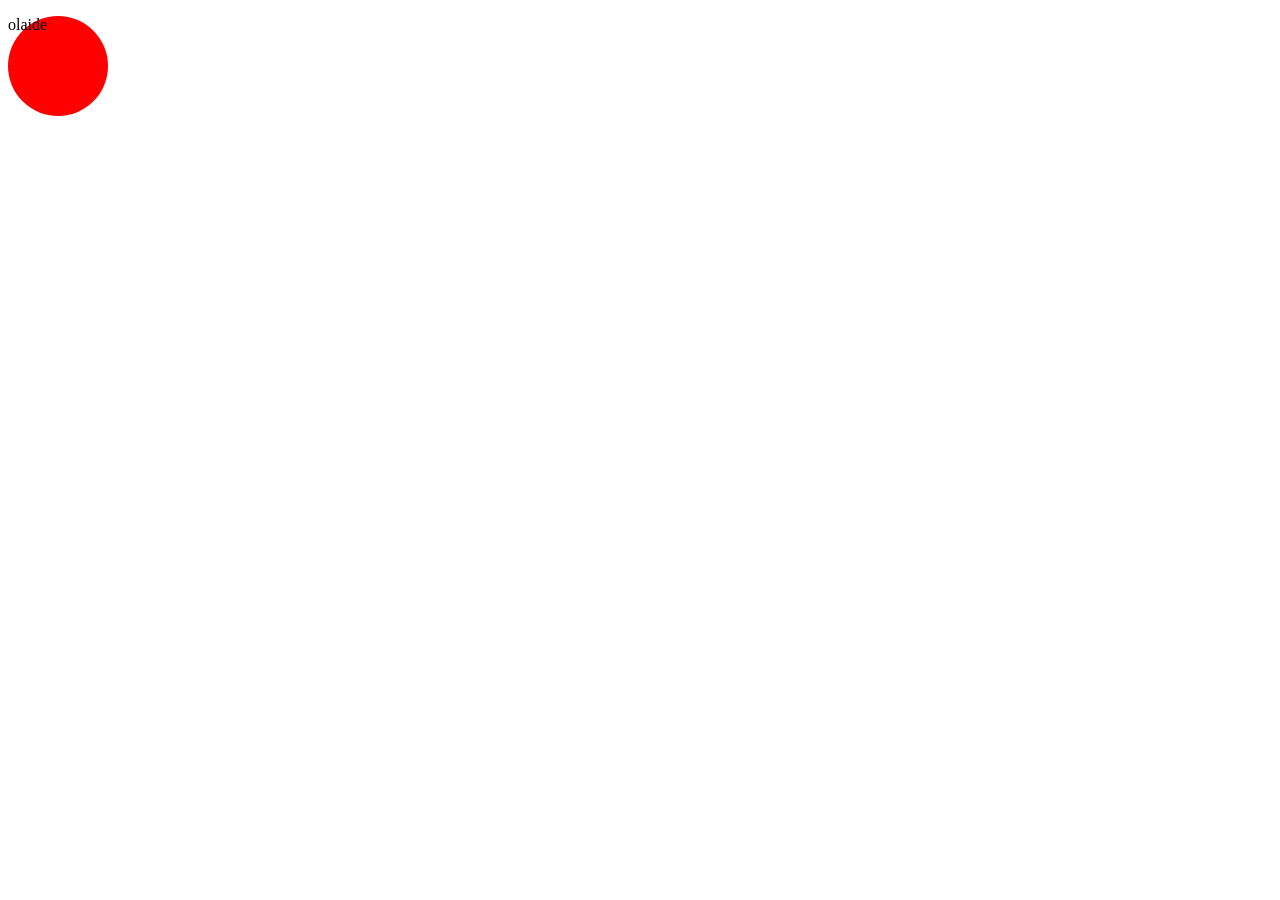
<file: GGGG.HTML>
<!DOCTYPE html>
<html lang="en">
<head>
    <meta charset="UTF-8">
    <meta name="viewport" content="width=device-width, initial-scale=1.0">
    <title>Document</title>
    <style>
        div {
            width: 100px;
            height: 100px;
            background-color: red;
            border-radius: 50%;
            align-items: center;
            justify-content: center;

        }
    </style>
</head>
<body>
   <div>
    <p>olaide</p>
   </div>
</body>
</html>
</file>
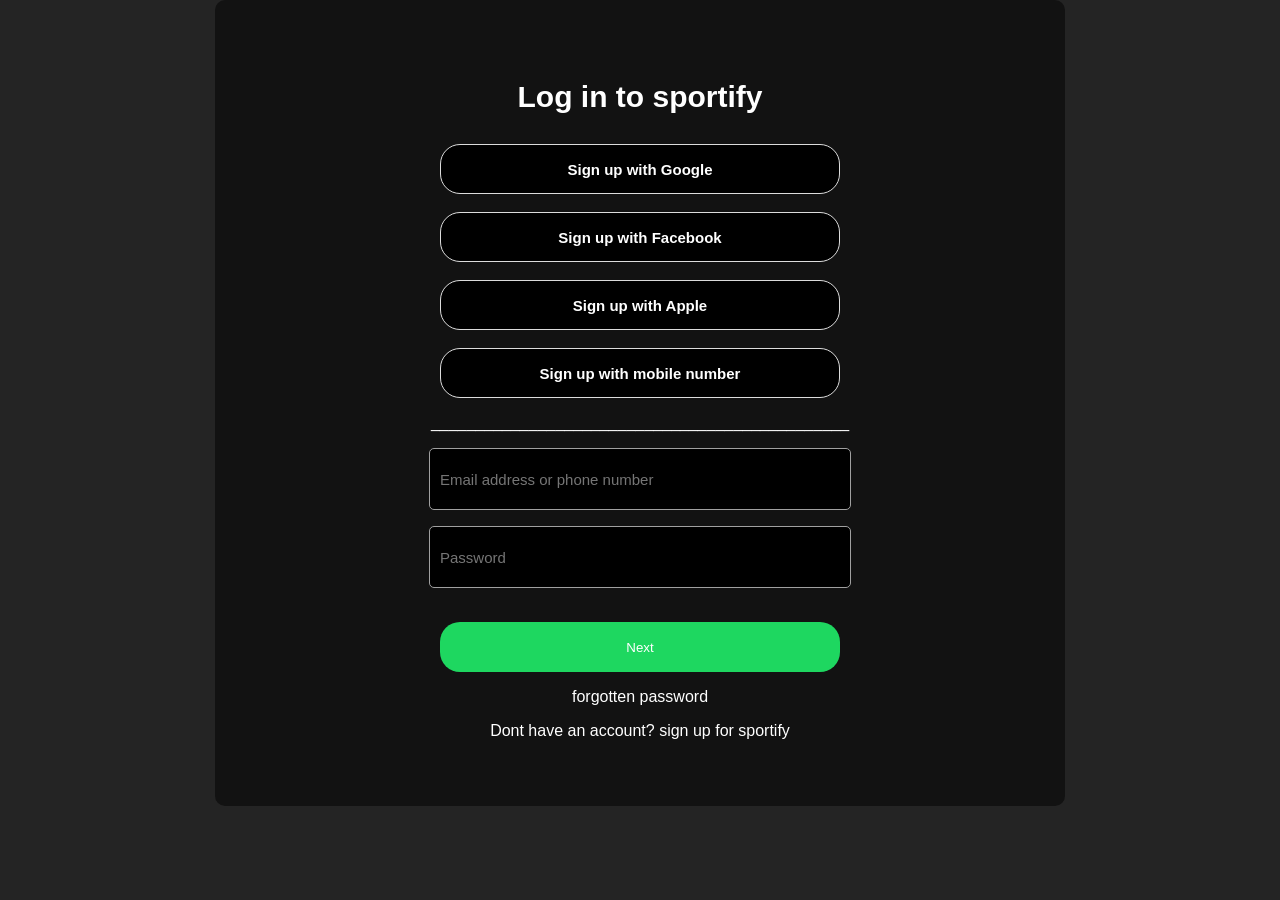
<file: Login.html>
<!DOCTYPE html>
<html lang="en">
<head>
    <meta charset="UTF-8">
    <meta name="viewport" content="width=device-width, initial-scale=1.0">
    <title>Login page</title>
    <style>
    body {
     margin: 0;
    padding: 0;
    font-family: Arial, Helvetica, sans-serif;
    color: white;
    background-color: rgb(36,36,36);
     }
     h1{
     justify-content: center;
    text-align: center;
    font-size: 30px;
    }
    section{
    /* background-color: black; */
    text-align: center;
    justify-content: center;
    align-self: center;
    width: 500px;
    margin: auto;
    gap: 10px;
 }
a {
    color: white;
    text-decoration: none;
}
 div {
    width: 360px;
    height: 38px;
    margin: auto;
    border: 1px solid gainsboro;
    padding: 10px;
    border-radius: 5px;
    font-size: 15px;
    display: flex;
    justify-content: baseline;
    align-items: center;
    font-weight: bold;
    background-color: black;
}
 .P2 {
    text-align: center;
    font-size: 17px;
    font-weight: bold;
    font-family: sans-serif;
    color: grey;
}
.email{
        justify-content: right;
        text-align: left;
        font-size: 15px;
        font-weight: 200;
        align-items: center;
        margin-left: 60px;
    }
/* input {
    width: 60%;
    height: 80%;
    border: none;
    outline: none;
    color:black;
    font-weight: 600;
    background-color: black;
}
.inputs div p {
    width: 10%;
    color: #8a8a8a;
    font-weight: 600;
} */
input {
        width: 80%;
        height: 40px;
        font-size: 15px;
        border: 1px solid rgb(160, 160, 160);
        border-radius: 5px;
        padding: 10px;
        align-items: center;
        display: flex;
        justify-content: center;
        margin: auto;
        background-color: black;
        color: white;
    }
    .button2{
    width: 80%;
    height: 50px;
    /* background-color: rgb(30, 215, 96); */
    color: white;
    background-color: black;
    border: none;
    border: 1px solid gainsboro;
    border-radius: 20px;
    justify-content: center;
    margin: auto;
    font-size: 15px;
    font-weight: 800;
}

.button1{
    width: 80%;
    height: 50px;
    background-color: rgb(30, 215, 96);
    color: white;
    border: none;
    border-radius: 20px;
    justify-content: center;
    margin: auto;
}

.space {
    gap: 10rem;
    background-color: aqua;
}
#bg {
    width: 750px;
    background-color: rgb(18,18,18);
     border-radius: 10px;
     padding: 50px;
}
    </style>
</head>
<body>
    <section id="bg">
<section>
    <h1>Log in to sportify</h1>
    <button class="button2"><a href="loginpagee.html">Sign up with Google</a></button><br>
    <br>
    <button class="button2">Sign up with Facebook</button> <br>
    <br>
    <button class="button2">Sign up with Apple</button> <br>
    <br>
    <button class="button2">Sign up with mobile number</button>

    <p>_______________________________________________</p>

    <label for="email address"></label>
        <span></span>
        <input type="email" 
        placeholder="Email address or phone number"> <p></p>

        <label for="Password"></label>
        <span></span>
        <input type="password" 
        placeholder="Password"> <br><p></p>

    </div>
    <p></p>

    <button class="button1"><a href="loginpagee.html">Next</a></button>

    <p><a href="#">forgotten password</a></p>
    <p>Dont have an account? <a href="signup.html">sign up for sportify</a></p>
    
</section>
</section>
</body>
</html>
</file>
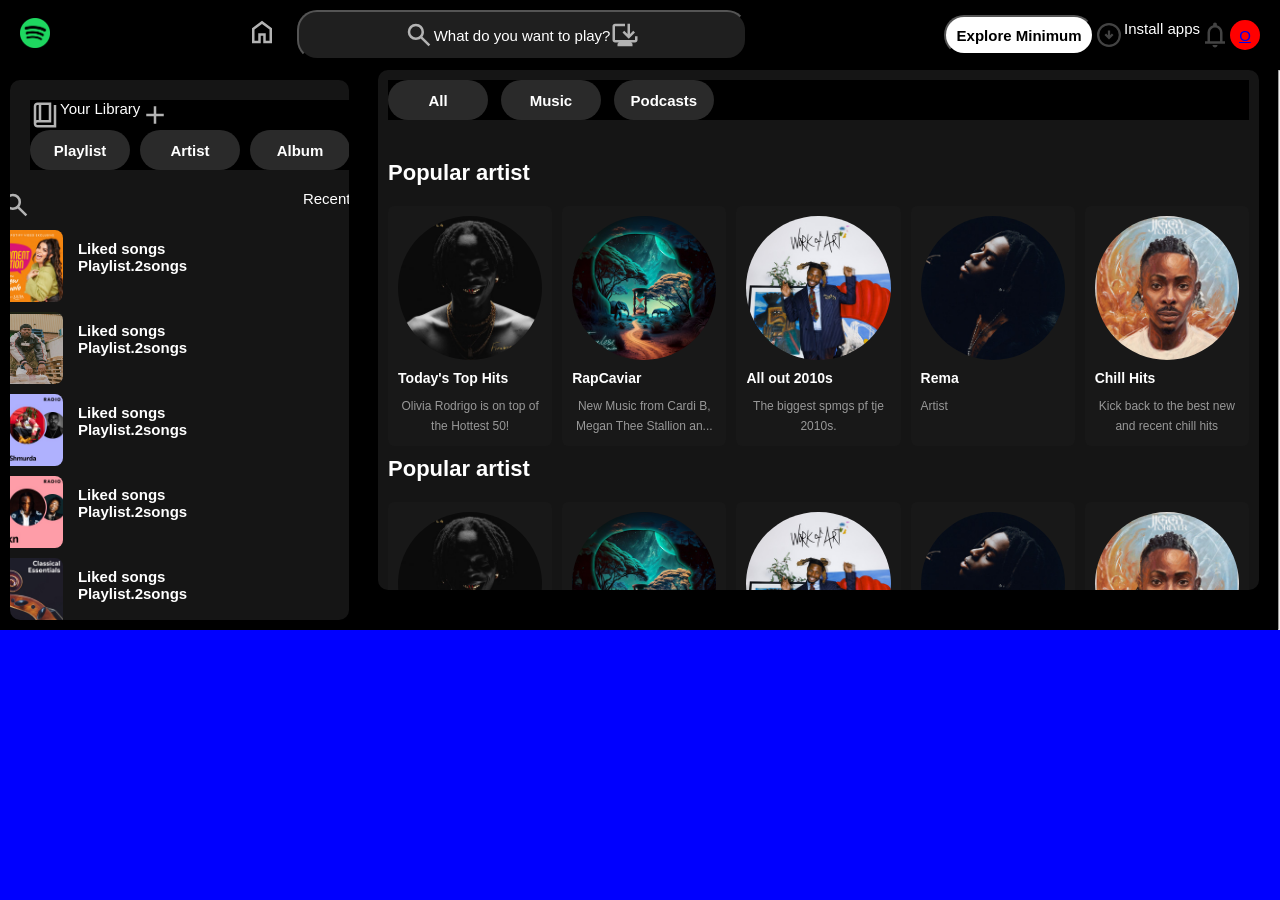
<file: loginpagee.html>
<!DOCTYPE html>
<html lang="en">

<head>
    <meta charset="UTF-8">
    <meta name="viewport" content="width=device-width, initial-scale=1.0">
    <title>LOGINPAGE</title>
    <!-- <link rel="stylesheet" href="spo.css"> -->
    <style>
        * {
            margin: 0;
            padding: 0;
            font-family: Arial, Helvetica, sans-serif;
            /* outline: 2px solid white; */
        }

        body {
            background-color: blue;
            font-family: Arial, Helvetica, sans-serif;
            margin: 0;
            padding: 0;
            color: white;
        }

        .spotify-playlists {
            padding: 10px 0px;
        }

        .spotify-playlists h2 {
            color: #ffffff;
            font-size: 22px;
            margin-bottom: 20px;
            cursor: pointer;
        }

        .spotify-playlists .list {
            display: flex;
            flex-direction: row;
            gap: 10px;
            overflow: hidden;
        }

        .spotify-playlists .list .item {
            min-width: 140px;
            width: 160px;
            padding: 10px;
            display: flex;
            flex-direction: column;
            background-color: #181818;
            border-radius: 6px;
            cursor: pointer;
            transition: all ease 0.4s;
        }

        .spotify-playlists .list .item:hover {
            background-color: #252525;
        }



        .spotify-playlists .list .item img {
            width: 100%;
            border-radius: 50%;
            margin-bottom: 10px;
        }

        .spotify-playlists .list .item .play {
            position: relative;
        }

        .spotify-playlists .list .item .play .fa {
            
            position: absolute;
            right: 10px;
            top: -50px;
            padding: 18px;
            background-color: #1db954;
            border-radius: 100%;
            border:1px solid #1db954;
            opacity: 0;
            transition: all ease 0.4s;
        }

        .spotify-playlists .list .item:hover .play .fa {
            opacity: 1;
            transform: translateY(-20px);
        }

        .spotify-playlists .list .item h4 {
            color: #ffffff;
            font-size: 14px;
            margin-bottom: 10px;
            font-weight: 600;
            white-space: nowrap;
            overflow: hidden;
            text-overflow: ellipsis;
        }

        .spotify-playlists .list .item p {
            color: #989898;
            font-size: 12px;
            line-height: 20px;
            font-weight: 500;
        }

        .spotify-playlists hr {
            margin: 70px 0px 0px;
            border-color: #636363;
        }

        nav {
            display: flex;
            justify-content: space-between;
            align-items: center;
            padding: 10px 20px;
            background-color: black;
        }

        nav ul {
            list-style-type: none;
            display: flex;
            justify-content: center;
            align-items: center;
            gap: 20px;
            text-align: center;
        }

        .logo {

            display: block;
            justify-content: right;
            align-items: right;
            gap: 20px;

        }


        nav li a {
            text-decoration: none;
            color: white;
            font-size: 30px;
        }

        button {
            width: 450px;
            height: 50px;
            background-color: rgb(31, 31, 31);
            color: rgb(167, 167, 167);
            border-radius: 20px;
            font-size: 20px;
            display: flex;
            justify-content: center;
            align-items: center;
            text-align: center;
        }

        .button2 {
            width: 150px;
            height: 40px;
            border-radius: 20px 20px;
            background-color: white;
            color: black;
            font-size: 15px;
            font-weight: 700;
            text-decoration: none;
        }

        .abutton2 {
            text-decoration: none;
            color: black;
        }

        svg {
            width: 30px;
            height: 30px;
            align-items: left;
            display: inline;
        }

        p {
            font-size: 15px;
            color: white;
            display: flex;
            text-align: center;
        }

        .asearch {
            font-size: 15px;
        }

        .nav {
            justify-content: center;
            align-items: center;
            display: flex;
            text-align: center;
        }

        .profile {
            width: 30px;
            height: 30px;
            background-color: red;
            border-radius: 50%;
            text-align: center;
            display: flex;
            justify-content: center;
            align-items: center;
        }

        .container {
            width: 100%;
            display: flex;
            flex-direction: column;
            align-items: center;
            gap: 10px;
        }

        .image-container {
            /* position: relative; */
            display: flex;
            flex-direction: row;
            gap: 5px;
        }

        .image {
            width: 08vh;
            /* Adjust as needed */
            height: 08vh;
            border-radius: 8px;
            /* Rounded corners for the image */
        }

        .play-icon {
            position: absolute;
            top: 37%;
            right: 94%;
            transform: translate(-50%, -50%);
            font-size: 24px;
            /* Smaller font size for the play icon */
            /* background-color: green; */
            padding: 8px;
            /* Reduced padding for smaller size */
            border-radius: 50%;
            /* Circular background */
            color: white;
            opacity: 0;
            /* Initially hidden */
            pointer-events: none;
            transition: opacity 0.3s ease, transform 0.3s ease;
            /* Smooth fade-in effect */
            margin-left: 250px;
        }

        .image-container:hover .play-icon {
            opacity: 1;
            /* Show the play icon on hover */
            pointer-events: auto;
            transform: translate(-50%, -50%) scale(1.1);
            /* Slightly scale up on hover */
        }

        .yu {
            /* background-color: #4c363e; */
            /* Initial background color */
            width: 300px;
            height: 50px;
            border-radius: 6px;
            transition: background-color 0.3s ease;
            /* Smooth background color transition */
        }

        .image-container:hover+.yu {
            background-color: #6b4e57;
            /* Change background color on hover */
        }

        .text {
            color: white;
            font-size: 15px;
            font-weight: bolder;
            padding: 10px;
            text-align: start;
            align-items: flex-start;
            justify-content: flex-start;
            margin: 0;


        }

        section {
            background-color: black;
            display: flex;
            gap: 1.5%;


        }

        #left {
            background-color: rgb(21, 21, 21);
            width: 25%;
            height: 500px;
            display: flex;
            flex-direction: column;
            gap: 20px;
            overflow-y: scroll;
            margin: 10px;
            padding: 20px;
            border-radius: 10px;
        }

        #right {
            background-color: rgb(21, 21, 21);
            width: 72%;
            height: 500px;
            overflow-y: scroll;
            display: flex;
            flex-direction: column;
            gap: 30px;
            padding: 10px;
            border-radius: 10px;
            /* margin: 10px; */

        }

        .flex {
            /* background-color: blue; */
            display: flex;
            gap: 17rem;
        }

        #button {
            /* background-color: red; */
            display: flex;
            gap: 10px;
        }

        .button3 {
            width: 100px;
            height: 40px;
            background-color: rgb(42, 42, 42);
            color: white;
            font-size: 15px;
            font-weight: 600;
            border: none;
        }

        #sticky {
            display: flex;
            position: sticky;
        }

        .buttonholder {
            /* background-color: red; */

        }

        #images {

            display: flex;
            flex-direction: column;

        }

        .p9 {
            text-align: start;
        }

        .img {
            width: 135px;
            height: 135px;
            border-radius: 5px;
        }

        .img2 {
            width: 135px;
            height: 135px;
            border-radius: 50%;
            background-color: blue;
        }

        .img3 {
            width: 450px;
            height: 450px;
            border-radius: 5px;
            background-color: blue;
        }

        .row {
            display: flex;
            flex-direction: column;
            gap: 20px;
        }

        #row {
            display: flex;
            flex-direction: row;
            flex-wrap: wrap;
            gap: 20px;
        }
        .logoimg {
    width: 30px;
}

    </style>

</head>

<body>
    <nav>
        <div class="logo"><img class="logoimg" src="imagess/logo.png" alt=""></div>
        <ul>
            <li><a href="spotify.html"><svg xmlns="http://www.w3.org/2000/svg" height="24px" viewBox="0 -960 960 960" width="24px"
                        fill="#b3b3b3">
                        <path
                            d="M240-200h120v-240h240v240h120v-360L480-740 240-560v360Zm-80 80v-480l320-240 320 240v480H520v-240h-80v240H160Zm320-350Z" />
                    </svg></svg></a></li>
            <li>
                <button>
                    <svg xmlns="http://www.w3.org/2000/svg" height="24px" viewBox="0 -960 960 960" width="24px"
                        fill="#b3b3b3">
                        <path
                            d="M784-120 532-372q-30 24-69 38t-83 14q-109 0-184.5-75.5T120-580q0-109 75.5-184.5T380-840q109 0 184.5 75.5T640-580q0 44-14 83t-38 69l252 252-56 56ZM380-400q75 0 127.5-52.5T560-580q0-75-52.5-127.5T380-760q-75 0-127.5 52.5T200-580q0 75 52.5 127.5T380-400Z" />
                    </svg>
                    <p><a class="asearch" href="search page.html">What do you want to play?</a></p>
                    <svg xmlns="http://www.w3.org/2000/svg" height="24px" viewBox="0 -960 960 960" width="24px"
                        fill="#b3b3b3">
                        <path
                            d="M240-120v-80l40-40H160q-33 0-56.5-23.5T80-320v-440q0-33 23.5-56.5T160-840h320v80H160v440h640v-120h80v120q0 33-23.5 56.5T800-240H680l40 40v80H240Zm360-240L400-560l56-56 104 103v-327h80v327l104-103 56 56-200 200Z" />
                    </svg>
                </button>
            </li>
        </ul>

        <ul>
            <div class="nav">
                <button class="button2"><a class="abutton2" href="signup.html">Explore Minimum</a></button>

                <p><svg xmlns="http://www.w3.org/2000/svg" height="15px" viewBox="0 -960 960 960" width="15px"
                        fill="#434343">
                        <path
                            d="m480-336 144-144-51-51-57 57v-150h-72v150l-57-57-51 51 144 144Zm0 240q-79 0-149-30t-122.5-82.5Q156-261 126-331T96-480q0-80 30-149.5t82.5-122Q261-804 331-834t149-30q80 0 149.5 30t122 82.5Q804-699 834-629.5T864-480q0 79-30 149t-82.5 122.5Q699-156 629.5-126T480-96Zm0-72q130 0 221-91t91-221q0-130-91-221t-221-91q-130 0-221 91t-91 221q0 130 91 221t221 91Zm0-312Z" />
                    </svg>
                    Install apps</p>
                <svg xmlns="http://www.w3.org/2000/svg" height="24px" viewBox="0 -960 960 960" width="24px"
                    fill="#434343">
                    <path
                        d="M160-200v-80h80v-280q0-83 50-147.5T420-792v-28q0-25 17.5-42.5T480-880q25 0 42.5 17.5T540-820v28q80 20 130 84.5T720-560v280h80v80H160Zm320-300Zm0 420q-33 0-56.5-23.5T400-160h160q0 33-23.5 56.5T480-80ZM320-280h320v-280q0-66-47-113t-113-47q-66 0-113 47t-47 113v280Z" />
                </svg>
                <div class="profile">
                    <p><a href="profile.html">O</a></p>
                </div>
            </div>
        </ul>
    </nav>

    <section>
        <section id="left">
            <section id="sticky">
                <div class="ex1">
                    <section class="one">
                        <p> <svg xmlns="http://www.w3.org/2000/svg" height="24px" viewBox="0 -960 960 960" width="24px"
                                fill="#b3b3b3">
                                <path
                                    d="M240-80q-50 0-85-35t-35-85v-560q0-50 35-85t85-35h440v640H240q-17 0-28.5 11.5T200-200q0 17 11.5 28.5T240-160h520v-640h80v720H240Zm120-240h240v-480H360v480Zm-80 0v-480h-40q-17 0-28.5 11.5T200-760v447q10-3 19.5-5t20.5-2h40Zm-80-480v487-487Z" />
                            </svg>Your Library <svg xmlns="http://www.w3.org/2000/svg" height="24px"
                                viewBox="0 -960 960 960" width="24px" fill="#b3b3b3">
                                <path d="M440-440H200v-80h240v-240h80v240h240v80H520v240h-80v-240Z" />
                            </svg> </p>
                    </section>
                    <section id="button">
                        <button class="button3">Playlist</button>
                        <button class="button3">Artist</button>
                        <button class="button3">Album</button>
                    </section>
            </section>

            <div class="container">
                <div class="flex">
                    <svg xmlns="http://www.w3.org/2000/svg" height="24px" viewBox="0 -960 960 960" width="24px"
                        fill="#b3b3b3">
                        <path
                            d="M784-120 532-372q-30 24-69 38t-83 14q-109 0-184.5-75.5T120-580q0-109 75.5-184.5T380-840q109 0 184.5 75.5T640-580q0 44-14 83t-38 69l252 252-56 56ZM380-400q75 0 127.5-52.5T560-580q0-75-52.5-127.5T380-760q-75 0-127.5 52.5T200-580q0 75 52.5 127.5T380-400Z" />

                    </svg>
                    <p>Recents</p>
                </div>

                <div class="image-container">
                    <img class="image" src="./imagess/comedy.png" alt="an image">

                    <!-- <div class="play-icon">
                        <span><svg xmlns="http://www.w3.org/2000/svg" height="24px" viewBox="0 -960 960 960" width="24px" fill="#5f6368"><path d="M320-200v-560l440 280-440 280Zm80-280Zm0 134 210-134-210-134v268Z"/></svg></span>
                        Play icon
                    </div> -->

                    <div class="yu">
                        <h1 class="text">Liked songs <br>Playlist.2songs</h1>
                    </div>
                </div>
                <!-- </div> -->
                <div class="image-container">
                    <img class="image" src="./imagess/asake (2).png" alt="an image">

                    <!-- <div class="play-icon">
                        <span>&#9658;</span>
                        <svg xmlns="http://www.w3.org/2000/svg" height="24px" viewBox="0 -960 960 960" width="24px" fill="#5f6368"><path d="M320-200v-560l440 280-440 280Zm80-280Zm0 134 210-134-210-134v268Z"/></svg>
                        Play icon
                    </div> -->

                    <div class="yu">
                        <h1 class="text">Liked songs <br>Playlist.2songs</h1>
                    </div>
                </div>
                <!-- </div> -->
                <div class="image-container">
                    <img class="image" src="./imagess/BELLA.png" alt="an image">

                    <!-- <div class="play-icon">
                        <span>&#9658;</span>
                        Play icon
                    </div> -->

                    <div class="yu">
                        <h1 class="text">Liked songs <br>Playlist.2songs</h1>
                    </div>
                </div>
                <!-- </div> -->
                <div class="image-container">
                    <img class="image" src="./imagess/BXN.png" alt="an image">
<!-- 
                    <div class="play-icon">
                        <span>&#9658;</span>
                        Play icon
                    </div> -->

                    <div class="yu">
                        <h1 class="text">Liked songs <br>Playlist.2songs</h1>
                    </div>
                </div>
                <!-- </div> -->
                <div class="image-container">
                    <img class="image" src="./imagess/c lassical.png" alt="an image">
<!-- 
                    <div class="play-icon">
                        <span>&#9658;</span>
                        Play icon
                    </div> -->

                    <div class="yu">
                        <h1 class="text">Liked songs <br>Playlist.2songs</h1>
                    </div>
                </div>
                <!-- </div> -->
                <div class="image-container">
                    <img class="image" src="./imagess/Rema (2).png" alt="an image">

                    <!-- <div class="play-icon">
                        <span>&#9658;</span>
                        Play icon
                    </div> -->

                    <div class="yu">
                        <h1 class="text">Liked songs <br>Playlist.2songs</h1>
                    </div>
                </div>
                <!-- </div> -->
                <div class="image-container">
                    <img class="image" src="./imagess/fire boy.png" alt="an image">

                    <!-- <div class="play-icon">
                        <span>&#9658;</span>
                        Play icon
                    </div> -->

                    <div class="yu">
                        <h1 class="text">Liked songs <br>Playlist.2songs</h1>
                    </div>
                </div>
                <!-- </div> -->

        </section>
        <section id="right">
            <section class="buttonholder">
                <button class="button3">All</button>
                <button class="button3">Music</button>
                <button class="button3">Podcasts</button>
            </section>
            <div class="spotify-playlists">
                <h2>Popular artist</h2>

                <div class="list">
                    <div class="item">
                        <img src="imagess/fire boy.png" />
                        <div class="play">
                            <span class="fa fa-play"><svg xmlns="http://www.w3.org/2000/svg" height="24px" viewBox="0 -960 960 960" width="24px" fill="#5f6368"><path d="M320-200v-560l440 280-440 280Z"/></svg></span>
                        </div>
                        <h4>Today's Top Hits</h4>
                        <p>Olivia Rodrigo is on top of the Hottest 50!</p>
                    </div>

                    <div class="item">
                        <img src="./imagess/davido.png" />
                        <div class="play">
                            <span class="fa fa-play"><svg xmlns="http://www.w3.org/2000/svg" height="24px" viewBox="0 -960 960 960" width="24px" fill="##000000"><path d="M320-200v-560l440 280-440 280Z"/></svg></span>
                        </div>
                        <h4>RapCaviar</h4>
                        <p>New Music from Cardi B, Megan Thee Stallion an...</p>
                    </div>

                    <div class="item">
                        <img src="./imagess/askh.png" />
                        <div class="play">
                            <span class="fa fa-play"><svg xmlns="http://www.w3.org/2000/svg" height="24px" viewBox="0 -960 960 960" width="24px" fill="##000000"><path d="M320-200v-560l440 280-440 280Z"/></svg></span>
                        </div>
                        <h4>All out 2010s</h4>
                        <p>The biggest spmgs pf tje 2010s.</p>
                    </div>

                    <div class="item">
                        <img src="./imagess/Rema (2).png" />
                        <div class="play">
                            <span class="fa fa-play"><svg xmlns="http://www.w3.org/2000/svg" height="24px" viewBox="0 -960 960 960" width="24px" fill="##000000"><path d="M320-200v-560l440 280-440 280Z"/></svg></span>
                        </div>
                        <h4>Rema</h4>
                        <p>Artist</p>
                    </div>

                    <div class="item">
                        <img src="./imagess/jiggy.png" />
                        <div class="play">
                            <span class="fa fa-play"><svg xmlns="http://www.w3.org/2000/svg" height="24px" viewBox="0 -960 960 960" width="24px" fill="##000000"><path d="M320-200v-560l440 280-440 280Z"/></svg></span>
                        </div>
                        <h4>Chill Hits</h4>
                        <p>Kick back to the best new and recent chill hits</p>
                    </div>


                </div>
                <div class="spotify-playlists">
                    <h2>Popular artist</h2>

                    <div class="list">
                        <div class="item">
                            <img src="imagess/fire boy.png" />
                            <div class="play">
                                <span class="fa fa-play"><svg xmlns="http://www.w3.org/2000/svg" height="24px" viewBox="0 -960 960 960" width="24px" fill="##000000"><path d="M320-200v-560l440 280-440 280Z"/></svg></span>
                            </div>
                            <h4>Today's Top Hits</h4>
                            <p>Olivia Rodrigo is on top of the Hottest 50!</p>
                        </div>

                        <div class="item">
                            <img src="./imagess/davido.png" />
                            <div class="play">
                                <span class="fa fa-play"><svg xmlns="http://www.w3.org/2000/svg" height="24px" viewBox="0 -960 960 960" width="24px" fill="##000000"><path d="M320-200v-560l440 280-440 280Z"/></svg></span>
                            </div>
                            <h4>RapCaviar</h4>
                            <p>New Music from Cardi B, Megan Thee Stallion an...</p>
                        </div>

                        <div class="item">
                            <img src="./imagess/askh.png" />
                            <div class="play">
                                <span class="fa fa-play"><svg xmlns="http://www.w3.org/2000/svg" height="24px" viewBox="0 -960 960 960" width="24px" fill="##000000"><path d="M320-200v-560l440 280-440 280Z"/></svg></span>
                            </div>
                            <h4>All out 2010s</h4>
                            <p>The biggest spmgs pf tje 2010s.</p>
                        </div>

                        <div class="item">
                            <img src="./imagess/Rema (2).png" />
                            <div class="play">
                                <span class="fa fa-play"><svg xmlns="http://www.w3.org/2000/svg" height="24px" viewBox="0 -960 960 960" width="24px" fill="##000000"><path d="M320-200v-560l440 280-440 280Z"/></svg></span>
                            </div>
                            <h4>Rema</h4>
                            <p>Artist</p>
                        </div>

                        <div class="item">
                            <img src="./imagess/jiggy.png" />
                            <div class="play">
                                <span class="fa fa-play"><svg xmlns="http://www.w3.org/2000/svg" height="24px" viewBox="0 -960 960 960" width="24px" fill="##000000"><path d="M320-200v-560l440 280-440 280Z"/></svg></span>
                            </div>
                            <h4>Chill Hits</h4>
                            <p>Kick back to the best new and recent chill hits</p>
                        </div>


                    </div>
                    <div class="spotify-playlists">
                        <h2>Popular artist</h2>

                        <div class="list">
                            <div class="item">
                                <img src="imagess/fire boy.png" />
                                <div class="play">
                                    <span class="fa fa-play"><svg xmlns="http://www.w3.org/2000/svg" height="24px" viewBox="0 -960 960 960" width="24px" fill="##000000"><path d="M320-200v-560l440 280-440 280Z"/></svg></span>
                                </div>
                                <h4>Today's Top Hits</h4>
                                <p>Olivia Rodrigo is on top of the Hottest 50!</p>
                            </div>

                            <div class="item">
                                <img src="./imagess/davido.png" />
                                <div class="play">
                                    <span class="fa fa-play"><svg xmlns="http://www.w3.org/2000/svg" height="24px" viewBox="0 -960 960 960" width="24px" fill="##000000"><path d="M320-200v-560l440 280-440 280Z"/></svg></span>
                                </div>
                                <h4>RapCaviar</h4>
                                <p>New Music from Cardi B, Megan Thee Stallion an...</p>
                            </div>

                            <div class="item">
                                <img src="./imagess/askh.png" />
                                <div class="play">
                                    <span class="fa fa-play"><svg xmlns="http://www.w3.org/2000/svg" height="24px" viewBox="0 -960 960 960" width="24px" fill="##000000"><path d="M320-200v-560l440 280-440 280Z"/></svg>
                                </div>
                                <h4>All out 2010s</h4>
                                <p>The biggest spmgs pf tje 2010s.</p>
                            </div>

                            <div class="item">
                                <img src="./imagess/Rema (2).png" />
                                <div class="play"><svg xmlns="http://www.w3.org/2000/svg" height="24px" viewBox="0 -960 960 960" width="24px" fill="##000000"><path d="M320-200v-560l440 280-440 280Z"/></svg></span>
                                </div>
                                <h4>Rema</h4>
                                <p>Artist</p>
                            </div>

                            <div class="item">
                                <img src="./imagess/jiggy.png" />
                                <div class="play">
                                    <span class="fa fa-play"><svg xmlns="http://www.w3.org/2000/svg" height="24px" viewBox="0 -960 960 960" width="24px" fill="##000000"><path d="M320-200v-560l440 280-440 280Z"/></svg>
                                </div>
                                <h4>Chill Hits</h4>
                                <p>Kick back to the best new and recent chill hits</p>
                            </div>


                        </div>
                        <div class="spotify-playlists">
                            <h2>Popular artist</h2>

                            <div class="list">
                                <div class="item">
                                    <img src="imagess/fire boy.png" />
                                    <div class="play">
                                        <span class="fa fa-play"><svg xmlns="http://www.w3.org/2000/svg" height="24px" viewBox="0 -960 960 960" width="24px" fill="##000000"><path d="M320-200v-560l440 280-440 280Z"/></svg></span>
                                    </div>
                                    <h4>Today's Top Hits</h4>
                                    <p>Olivia Rodrigo is on top of the Hottest 50!</p>
                                </div>

                                <div class="item">
                                    <img src="./imagess/davido.png" />
                                    <div class="play">
                                        <span class="fa fa-play"><svg xmlns="http://www.w3.org/2000/svg" height="24px" viewBox="0 -960 960 960" width="24px" fill="##000000"><path d="M320-200v-560l440 280-440 280Z"/></svg></span>
                                    </div>
                                    <h4>RapCaviar</h4>
                                    <p>New Music from Cardi B, Megan Thee Stallion an...</p>
                                </div>

                                <div class="item">
                                    <img src="./imagess/askh.png" />
                                    <div class="play">
                                        <span class="fa fa-play"><svg xmlns="http://www.w3.org/2000/svg" height="24px" viewBox="0 -960 960 960" width="24px" fill="##000000"><path d="M320-200v-560l440 280-440 280Z"/></svg></span>
                                    </div>
                                    <h4>All out 2010s</h4>
                                    <p>The biggest spmgs pf tje 2010s.</p>
                                </div>

                                <div class="item">
                                    <img src="./imagess/Rema (2).png" />
                                    <div class="play">
                                        <span class="fa fa-play"><svg xmlns="http://www.w3.org/2000/svg" height="24px" viewBox="0 -960 960 960" width="24px" fill="##000000"><path d="M320-200v-560l440 280-440 280Z"/></svg></span>
                                    </div>
                                    <h4>Rema</h4>
                                    <p>Artist</p>
                                </div>

                                <div class="item">
                                    <img src="./imagess/jiggy.png" />
                                    <div class="play">
                                        <span class="fa fa-play"><svg xmlns="http://www.w3.org/2000/svg" height="24px" viewBox="0 -960 960 960" width="24px" fill="##000000"><path d="M320-200v-560l440 280-440 280Z"/></svg></span>
                                    </div>
                                    <h4>Chill Hits</h4>
                                    <p>Kick back to the best new and recent chill hits</p>
                                </div>


                            </div>
                            <div class="spotify-playlists">
                                <h2>Popular artist</h2>

                                <div class="list">
                                    <div class="item">
                                        <img src="imagess/fire boy.png" />
                                        <div class="play">
                                            <span class="fa fa-play"><svg xmlns="http://www.w3.org/2000/svg" height="24px" viewBox="0 -960 960 960" width="24px" fill="##000000"><path d="M320-200v-560l440 280-440 280Z"/></svg></span>
                                        </div>
                                        <h4>Today's Top Hits</h4>
                                        <p>Olivia Rodrigo is on top of the Hottest 50!</p>
                                    </div>

                                    <div class="item">
                                        <img src="./imagess/davido.png" />
                                        <div class="play">
                                            <span class="fa fa-play"><svg xmlns="http://www.w3.org/2000/svg" height="24px" viewBox="0 -960 960 960" width="24px" fill="##000000"><path d="M320-200v-560l440 280-440 280Z"/></svg></span>
                                        </div>
                                        <h4>RapCaviar</h4>
                                        <p>New Music from Cardi B, Megan Thee Stallion an...</p>
                                    </div>

                                    <div class="item">
                                        <img src="./imagess/askh.png" />
                                        <div class="play">
                                            <span class="fa fa-play"><svg xmlns="http://www.w3.org/2000/svg" height="24px" viewBox="0 -960 960 960" width="24px" fill="##000000"><path d="M320-200v-560l440 280-440 280Z"/></svg></span>
                                        </div>
                                        <h4>All out 2010s</h4>
                                        <p>The biggest spmgs pf tje 2010s.</p>
                                    </div>

                                    <div class="item">
                                        <img src="./imagess/Rema (2).png" />
                                        <div class="play">
                                            <span class="fa fa-play"><svg xmlns="http://www.w3.org/2000/svg" height="24px" viewBox="0 -960 960 960" width="24px" fill="##000000"><path d="M320-200v-560l440 280-440 280Z"/></svg></span>
                                        </div>
                                        <h4>Rema</h4>
                                        <p>Artist</p>
                                    </div>

                                    <div class="item">
                                        <img src="./imagess/jiggy.png" />
                                        <div class="play">
                                            <span class="fa fa-play"><svg xmlns="http://www.w3.org/2000/svg" height="24px" viewBox="0 -960 960 960" width="24px" fill="##000000"><path d="M320-200v-560l440 280-440 280Z"/></svg></span>
                                        </div>
                                        <h4>Chill Hits</h4>
                                        <p>Kick back to the best new and recent chill hits</p>
                                    </div>


                                </div>
                                <div class="spotify-playlists">
                                    <h2>Popular artist</h2>

                                    <div class="list">
                                        <div class="item">
                                            <img src="imagess/fire boy.png" />
                                            <div class="play">
                                                <span class="fa fa-play"><svg xmlns="http://www.w3.org/2000/svg" height="24px" viewBox="0 -960 960 960" width="24px" fill="##000000"><path d="M320-200v-560l440 280-440 280Z"/></svg></span>
                                            </div>
                                            <h4>Today's Top Hits</h4>
                                            <p>Olivia Rodrigo is on top of the Hottest 50!</p>
                                        </div>

                                        <div class="item">
                                            <img src="./imagess/davido.png" />
                                            <div class="play"><svg xmlns="http://www.w3.org/2000/svg" height="24px" viewBox="0 -960 960 960" width="24px" fill="##000000"><path d="M320-200v-560l440 280-440 280Z"/></svg></span>
                                            </div>
                                            <h4>RapCaviar</h4>
                                            <p>New Music from Cardi B, Megan Thee Stallion an...</p>
                                        </div>

                                        <div class="item">
                                            <img src="./imagess/askh.png" />
                                            <div class="play">
                                                <span class="fa fa-play"><svg xmlns="http://www.w3.org/2000/svg" height="24px" viewBox="0 -960 960 960" width="24px" fill="##000000"><path d="M320-200v-560l440 280-440 280Z"/></svg></span>
                                            </div>
                                            <h4>All out 2010s</h4>
                                            <p>The biggest spmgs pf tje 2010s.</p>
                                        </div>

                                        <div class="item">
                                            <img src="./imagess/Rema (2).png" />
                                            <div class="play">
                                                <span class="fa fa-play"><svg xmlns="http://www.w3.org/2000/svg" height="24px" viewBox="0 -960 960 960" width="24px" fill="##000000"><path d="M320-200v-560l440 280-440 280Z"/></svg></span>
                                            </div>
                                            <h4>Rema</h4>
                                            <p>Artist</p>
                                        </div>

                                        <div class="item">
                                            <img src="./imagess/jiggy.png" />
                                            <div class="play">
                                                <span class="fa fa-play"><svg xmlns="http://www.w3.org/2000/svg" height="24px" viewBox="0 -960 960 960" width="24px" fill="##000000"><path d="M320-200v-560l440 280-440 280Z"/></svg></span>
                                            </div>
                                            <h4>Chill Hits</h4>
                                            <p>Kick back to the best new and recent chill hits</p>
                                        </div>


                                    </div>
                                    <div class="spotify-playlists">
                                        <h2>Popular artist</h2>

                                        <div class="list">
                                            <div class="item">
                                                <img src="imagess/fire boy.png" />
                                                <div class="play">
                                                    <span class="fa fa-play"><svg xmlns="http://www.w3.org/2000/svg" height="24px" viewBox="0 -960 960 960" width="24px" fill="##000000"><path d="M320-200v-560l440 280-440 280Z"/></svg></span>
                                                </div>
                                                <h4>Today's Top Hits</h4>
                                                <p>Olivia Rodrigo is on top of the Hottest 50!</p>
                                            </div>

                                            <div class="item">
                                                <img src="./imagess/davido.png" />
                                                <div class="play">
                                                    <span class="fa fa-play"><svg xmlns="http://www.w3.org/2000/svg" height="24px" viewBox="0 -960 960 960" width="24px" fill="##000000"><path d="M320-200v-560l440 280-440 280Z"/></svg></span>
                                                </div>
                                                <h4>RapCaviar</h4>
                                                <p>New Music from Cardi B, Megan Thee Stallion an...</p>
                                            </div>

                                            <div class="item">
                                                <img src="./imagess/askh.png" />
                                                <div class="play">
                                                    <span class="fa fa-play"><svg xmlns="http://www.w3.org/2000/svg" height="24px" viewBox="0 -960 960 960" width="24px" fill="##000000"><path d="M320-200v-560l440 280-440 280Z"/></svg></span>
                                                </div>
                                                <h4>All out 2010s</h4>
                                                <p>The biggest spmgs pf tje 2010s.</p>
                                            </div>

                                            <div class="item">
                                                <img src="./imagess/Rema (2).png" />
                                                <div class="play">
                                                    <span class="fa fa-play"><svg xmlns="http://www.w3.org/2000/svg" height="24px" viewBox="0 -960 960 960" width="24px" fill="##000000"><path d="M320-200v-560l440 280-440 280Z"/></svg></span>
                                                </div>
                                                <h4>Rema</h4>
                                                <p>Artist</p>
                                            </div>
                                            <div class="item">
                                                <img src="./imagess/chill'.png" />
                                                <div class="play">
                                                    <span class="fa fa-play"><svg xmlns="http://www.w3.org/2000/svg" height="24px" viewBox="0 -960 960 960" width="24px" fill="##000000"><path d="M320-200v-560l440 280-440 280Z"/></svg></span>
                                                </div>
                                                <h4>Rema</h4>
                                                <p>Artist</p>
                                            </div>

                                            

                                        </div>
                                        <div class="spotify-playlists">
                                            <h2>Popular artist</h2>

                                            <div class="list">
                                                <div class="item">
                                                    <img src="imagess/fire boy.png" />
                                                    <div class="play">
                                                        <span class="fa fa-play"><svg xmlns="http://www.w3.org/2000/svg" height="24px" viewBox="0 -960 960 960" width="24px" fill="##000000"><path d="M320-200v-560l440 280-440 280Z"/></svg></span>
                                                    </div>
                                                    <h4>Today's Top Hits</h4>
                                                    <p>Olivia Rodrigo is on top of the Hottest 50!</p>
                                                </div>

                                                <div class="item">
                                                    <img src="./imagess/davido.png" />
                                                    <div class="play">
                                                        <span class="fa fa-play"><svg xmlns="http://www.w3.org/2000/svg" height="24px" viewBox="0 -960 960 960" width="24px" fill="##000000"><path d="M320-200v-560l440 280-440 280Z"/></svg></span>
                                                    </div>
                                                    <h4>RapCaviar</h4>
                                                    <p>New Music from Cardi B, Megan Thee Stallion an...</p>
                                                </div>

                                                <div class="item">
                                                    <img src="./imagess/askh.png" />
                                                    <div class="play">
                                                        <span class="fa fa-play"><svg xmlns="http://www.w3.org/2000/svg" height="24px" viewBox="0 -960 960 960" width="24px" fill="##000000"><path d="M320-200v-560l440 280-440 280Z"/></svg></span>
                                                    </div>
                                                    <h4>All out 2010s</h4>
                                                    <p>The biggest spmgs pf tje 2010s.</p>
                                                </div>

                                                <div class="item">
                                                    <img src="./imagess/Rema (2).png" />
                                                    <div class="play">
                                                        <span class="fa fa-play"><svg xmlns="http://www.w3.org/2000/svg" height="24px" viewBox="0 -960 960 960" width="24px" fill="##000000"><path d="M320-200v-560l440 280-440 280Z"/></svg>
                                                    </div>
                                                    <h4>Rema</h4>
                                                    <p>Artist</p>
                                                </div>

                                                <div class="item">
                                                    <img src="./imagess/jiggy.png" />
                                                    <div class="play">
                                                        <span class="fa fa-play"><svg xmlns="http://www.w3.org/2000/svg" height="24px" viewBox="0 -960 960 960" width="24px" fill="##000000"><path d="M320-200v-560l440 280-440 280Z"/></svg></span>
                                                    </div>
                                                    <h4>Chill Hits</h4>
                                                    <p>Kick back to the best new and recent chill hits</p>
                                                </div>


                                            </div>
        </section>


        <hr />
        </div>

    </section>
    </section>


</body>

</html>
</file>
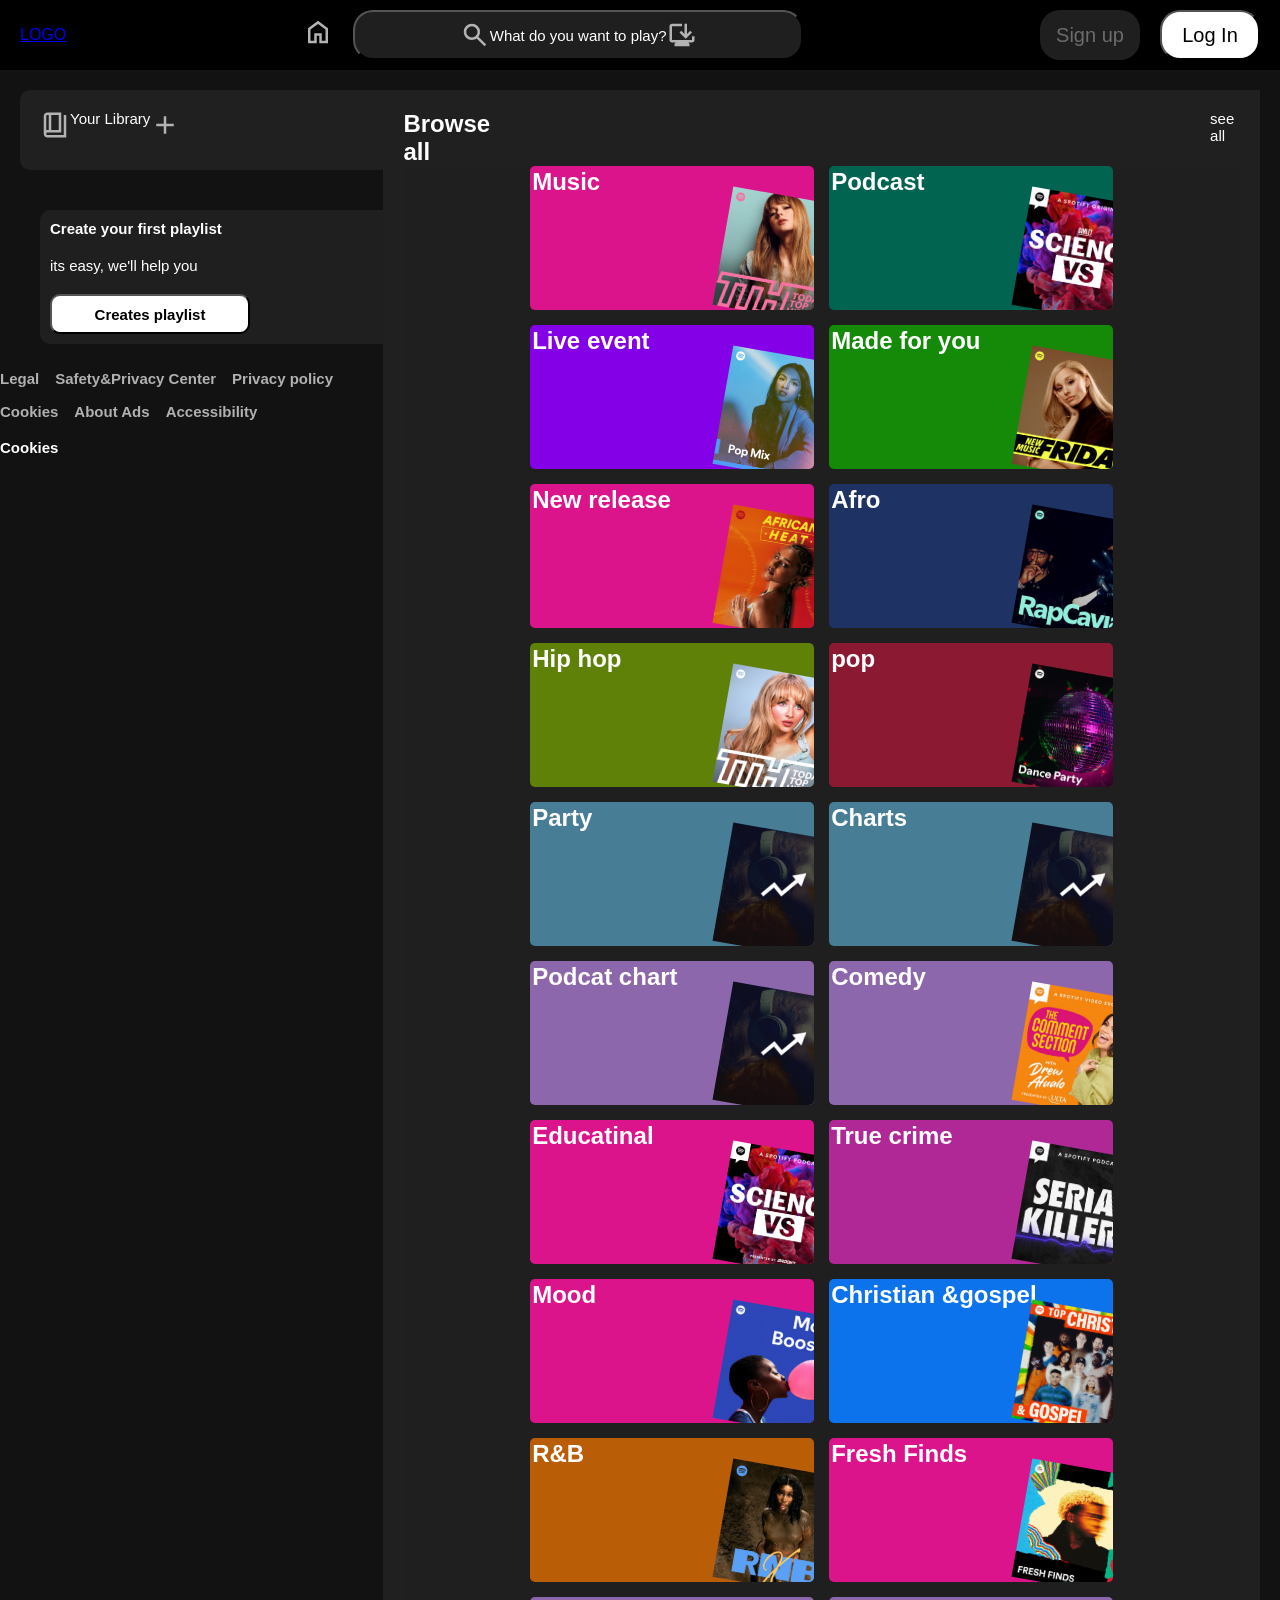
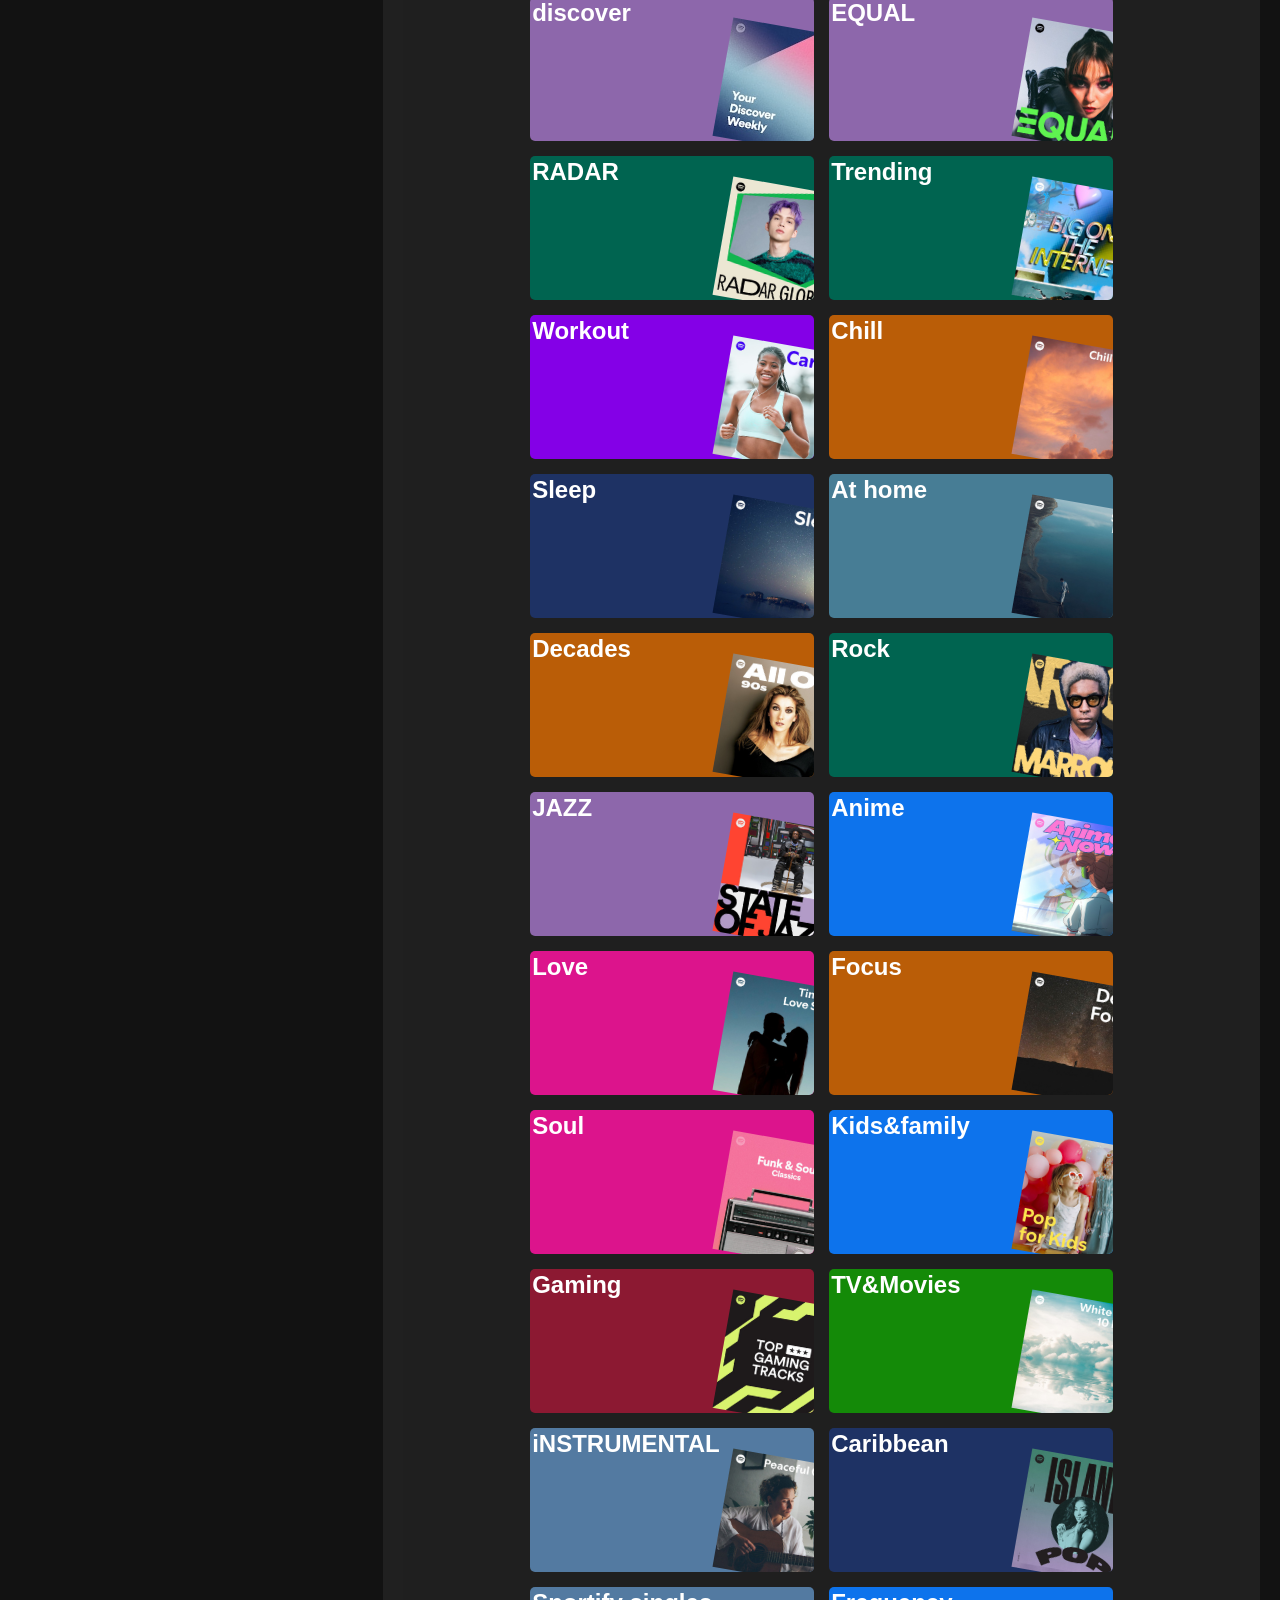
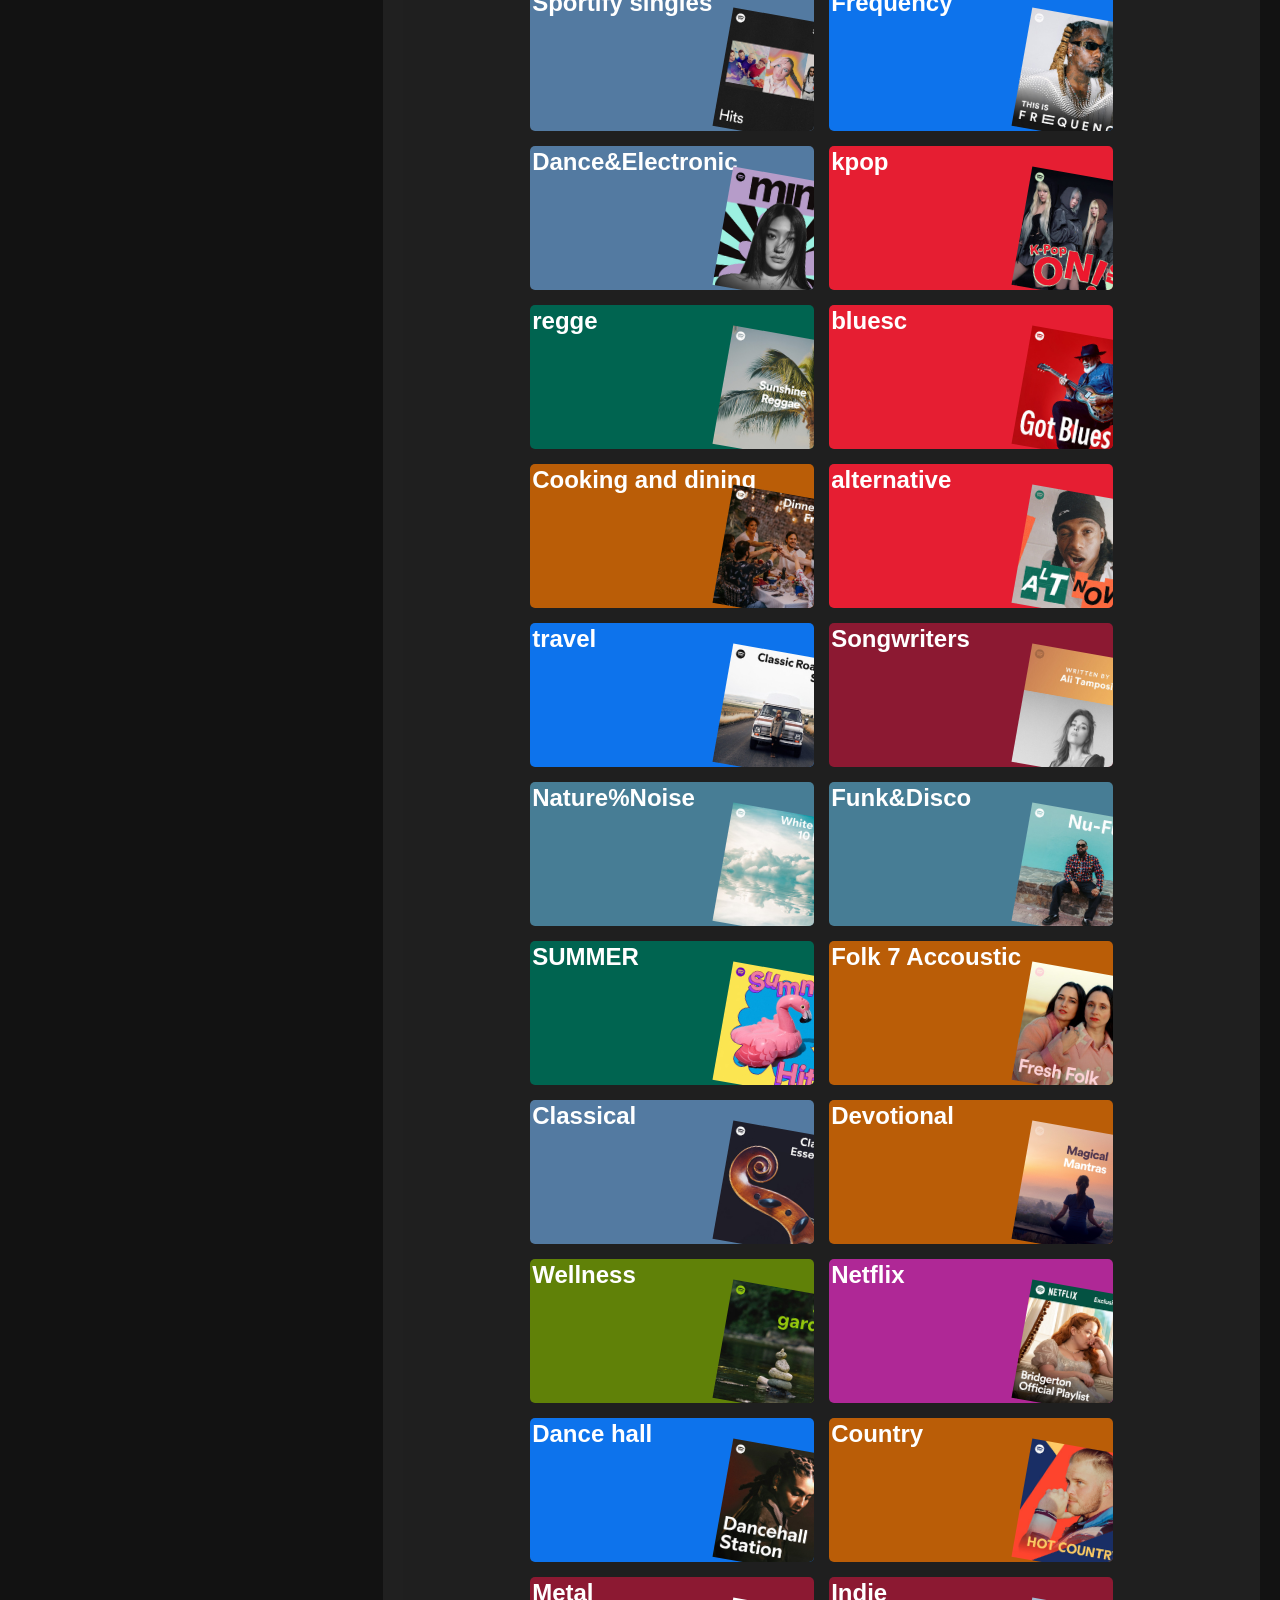
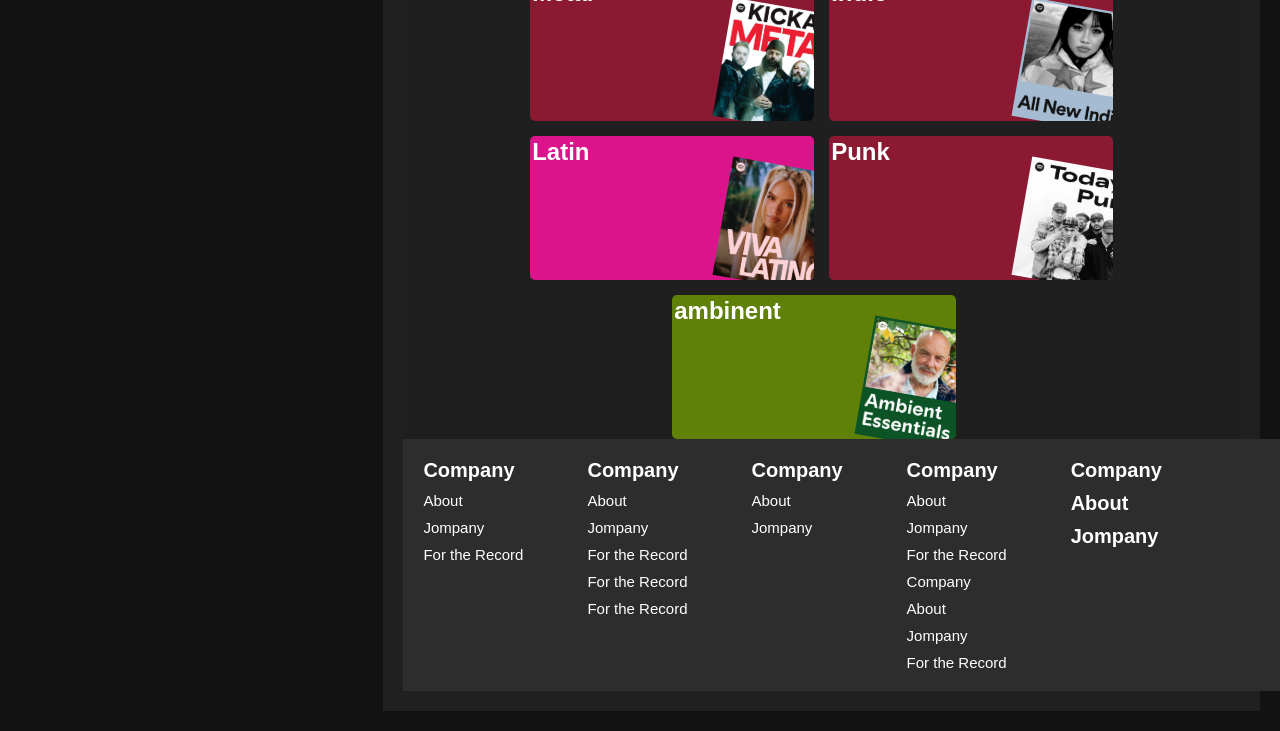
<file: search page.html>
<!DOCTYPE html>
<html lang="en">
<head>
    <meta charset="UTF-8">
    <meta name="viewport" content="width=device-width, initial-scale=1.0">
    <title>Document</title>
    <link rel="stylesheet" href="seacrh page.css">
</head>
<body>
    <nav>
        <div class="logo"><a href="/">LOGO</a></div>
        <ul>
            <li><a href="#"><svg xmlns="http://www.w3.org/2000/svg" height="24px" viewBox="0 -960 960 960" width="24px"
                        fill="#b3b3b3">
                        <path
                            d="M240-200h120v-240h240v240h120v-360L480-740 240-560v360Zm-80 80v-480l320-240 320 240v480H520v-240h-80v240H160Zm320-350Z" />
                    </svg></svg></a></li>
            <li>
                <button>
                    <svg xmlns="http://www.w3.org/2000/svg" height="24px" viewBox="0 -960 960 960" width="24px"
                        fill="#b3b3b3">
                        <path
                            d="M784-120 532-372q-30 24-69 38t-83 14q-109 0-184.5-75.5T120-580q0-109 75.5-184.5T380-840q109 0 184.5 75.5T640-580q0 44-14 83t-38 69l252 252-56 56ZM380-400q75 0 127.5-52.5T560-580q0-75-52.5-127.5T380-760q-75 0-127.5 52.5T200-580q0 75 52.5 127.5T380-400Z" />
                    </svg>
                    <p>What do you want to play?</p>
                    <svg xmlns="http://www.w3.org/2000/svg" height="24px" viewBox="0 -960 960 960" width="24px"
                        fill="#b3b3b3">
                        <path
                            d="M240-120v-80l40-40H160q-33 0-56.5-23.5T80-320v-440q0-33 23.5-56.5T160-840h320v80H160v440h640v-120h80v120q0 33-23.5 56.5T800-240H680l40 40v80H240Zm360-240L400-560l56-56 104 103v-327h80v327l104-103 56 56-200 200Z" />
                    </svg>
                </button>
            </li>
        </ul>

        <ul>
            <button class="button2"><a class="button2a" href="signup.html">Sign up</a></button>
            <button class="button3"><a class=" button3a" href="login.html">Log In</a></button>
        </ul>
    </nav>


    <!-- <section class="big">
        <section class="one">
<p> <svg xmlns="http://www.w3.org/2000/svg" height="24px" viewBox="0 -960 960 960" width="24px" fill="#b3b3b3"><path d="M240-80q-50 0-85-35t-35-85v-560q0-50 35-85t85-35h440v640H240q-17 0-28.5 11.5T200-200q0 17 11.5 28.5T240-160h520v-640h80v720H240Zm120-240h240v-480H360v480Zm-80 0v-480h-40q-17 0-28.5 11.5T200-760v447q10-3 19.5-5t20.5-2h40Zm-80-480v487-487Z"/>
</svg>Your Library <svg xmlns="http://www.w3.org/2000/svg" height="24px" viewBox="0 -960 960 960" width="24px" fill="#b3b3b3">
<path d="M440-440H200v-80h240v-240h80v240h240v80H520v240h-80v-240Z"/></svg>  </p>
</section>
<section class="two">
    
    <div class="container">
    <h4>Create your first playlist</h4>
    <p>its easy, we'll help you</p>
    <button class="playlistbutton">Creates playlist</button>
    </div>
    <div class="container">
    <h4>Create your first playlist</h4>
    <p>its easy, we'll help you</p>
    <button class="playlistbutton">Creates playlist</button>
    </div>
</section>

<section class="images">
    <div>
        <img class="img" src="../../Documents/tife.jpg" alt="an image">
        <img class="img" src="../../Documents/tife.jpg" alt="an image">
        <img class="img" src="../../Documents/tife.jpg" alt="an image">
    </div>
    
</section>
</section>
 -->





    <section class="example">
        <div class="ex1">
            <section class="one">
                <p> <svg xmlns="http://www.w3.org/2000/svg" height="24px" viewBox="0 -960 960 960" width="24px"
                        fill="#b3b3b3">
                        <path
                            d="M240-80q-50 0-85-35t-35-85v-560q0-50 35-85t85-35h440v640H240q-17 0-28.5 11.5T200-200q0 17 11.5 28.5T240-160h520v-640h80v720H240Zm120-240h240v-480H360v480Zm-80 0v-480h-40q-17 0-28.5 11.5T200-760v447q10-3 19.5-5t20.5-2h40Zm-80-480v487-487Z" />
                    </svg>Your Library <svg xmlns="http://www.w3.org/2000/svg" height="24px" viewBox="0 -960 960 960"
                        width="24px" fill="#b3b3b3">
                        <path d="M440-440H200v-80h240v-240h80v240h240v80H520v240h-80v-240Z" />
                    </svg> </p>
            </section>
            <section class="two">

                <div class="container">
                    <h4>Create your first playlist</h4>
                    <p>its easy, we'll help you</p>
                    <button class="playlistbutton">Creates playlist</button>
                </div>
                <div class="container">
                    <h4>Create your first playlist</h4>
                    <p>its easy, we'll help you</p>
                    <button class="playlistbutton">Creates playlist</button>
                </div>
            </section>
<div class="line2">
    <p class="linep">Legal</p>
    <p class="linep">Safety&Privacy Center</p>
    <p class="linep">Privacy policy</p>
    <p class="linep">Cookies</p>
    <p class="linep">About Ads</p>
    <p class="linep">Accessibility</p> 
    <br>
    <!-- <p class="row">Cookies</p> -->
</div>
<br>
<a class="row" href="#">Cookies</a>


</div>
<div class="ex2">
<div class="text">
<h2>Browse all</h2>
<p>see all</p>
 </div>
            
 <section class="images">
        
<div>
 <div class="img">
 <h2>Music</h2>
 <img class="slantimages" src="./imagess/pink podcast.png" alt="">
</div>
</div>
<div>
 <div class="imggreen">
 <h2>Podcast</h2>
 <img class="slantimages" src="./imagess/podcast.png" alt="">
</div>
</div>
<div>
 <div class="imgpurple">
 <h2>Live event</h2>
 <img class="slantimages" src="./imagess/pop mix.png" alt="">
</div>
</div>
<div>
 <div class="imggreen2">
 <h2>Made for you</h2>
 <img class="slantimages" src="./imagess/new release.png" alt="">
</div>
</div>
<div>
 <div class="img">
 <h2>New release</h2>
 <img class="slantimages" src="./imagess/afro.png" alt="">
</div>
</div>
<div>
 <div class="imgblue">
 <h2>Afro</h2>
 <img class="slantimages" src="./imagess/hip hop.png" alt="">
</div>
</div>
<div>
 <div class="imglemon">
 <h2>Hip hop</h2>
 <img class="slantimages" src="./imagess/pop.png" alt="">
</div>
</div>
<div>
 <div class="imgpink">
 <h2>pop</h2>
 <img class="slantimages" src="./imagess/dance party.png" alt="">
</div>
</div>
<div>
 <div class="imglightblue">
 <h2>Party</h2>
 <img class="slantimages" src="./imagess/podcats chart.png" alt="">
</div>
</div>
<div>
 <div class="imglightblue">
 <h2>Charts</h2>
 <img class="slantimages" src="./imagess/podcats chart.png" alt="">
</div>
</div>
<div>
 <div class="imglightpurple">
 <h2>Podcat chart</h2>
 <img class="slantimages" src="./imagess/podcats chart.png" alt="">
</div>
</div>
<div>
 <div class="imglightpurple">
 <h2>Comedy</h2>
 <img class="slantimages" src="./imagess/comedy.png" alt="">
</div>
</div>
<div>
 <div class="img">
 <h2>Educatinal</h2>
 <img class="slantimages" src="./imagess/science.png" alt="">
</div>
</div>
<div>
 <div class="imgg">
 <h2>True crime</h2>
 <img class="slantimages" src="./imagess/serial killer.png" alt="">
</div>
</div>
<div>
 <div class="img">
 <h2>Mood</h2>
 <img class="slantimages" src="./imagess/mood.png" alt="">
</div>
</div>
<div>
 <div class="imgbluee">
 <h2>Christian
    &gospel
 </h2>
 <img class="slantimages" src="./imagess/gospel.png" alt="">
</div>
</div>

<div>
 <div class="imgbrown">
 <h2>R&B</h2>
 <img class="slantimages" src="./imagess/r and b.png" alt="">
</div>
</div>
<div>
 <div class="img">
 <h2>Fresh Finds</h2>
 <img class="slantimages" src="./imagess/fresh fines.png" alt="">
</div>
</div>
<div>
 <div class="imglightpurple">
 <h2>discover</h2>
 <img class="slantimages" src="./imagess/discover.png" alt="">
</div>
</div>
<div>
 <div class="imglightpurple">
 <h2>EQUAL</h2>
 <img class="slantimages" src="./imagess/equal.png" alt="">
</div>
</div>
<div>
 <div class="imggreen">
 <h2>RADAR</h2>
 <img class="slantimages" src="./imagess/radar.png" alt="">
</div>
</div>
<div>
 <div class="imggreen">
 <h2>Trending</h2>
 <img class="slantimages" src="./imagess/trending.png" alt="">
</div>
</div>
<div>
 <div class="imgpurple">
 <h2>Workout</h2>
 <img class="slantimages" src="./imagess/workout.png" alt="">
</div>
</div>
<div>
 <div class="imgbrown">
 <h2>Chill</h2>
 <img class="slantimages" src="./imagess/chill'.png" alt="">
</div>
</div>
<div>
 <div class="imgblue">
 <h2>Sleep</h2>
 <img class="slantimages" src="./imagess/sleep.png" alt="">
</div>
</div>
<div>
 <div class="imglightblue">
 <h2>At home</h2>
 <img class="slantimages" src="./imagess/at home.png" alt="">
</div>
</div>
<div>
 <div class="imgbrown">
 <h2>Decades</h2>
 <img class="slantimages" src="./imagess/dacades.png" alt="">
</div>
</div>
<div>
 <div class="imggreen">
 <h2>Rock</h2>
 <img class="slantimages" src="./imagess/rock.png" alt="">
</div>
</div>

<div>
 <div class="imglightpurple">
 <h2>JAZZ</h2>
 <img class="slantimages" src="./imagess/jazz.png" alt="">
</div>
</div>
<div>
 <div class="imgbluee">
 <h2>Anime</h2>
 <img class="slantimages" src="./imagess/anime.png" alt="">
</div>
</div>
<div>
 <div class="img">
 <h2>Love</h2>
 <img class="slantimages" src="./imagess/love.png" alt="">
</div>
</div>
<div>
 <div class="imgbrown">
 <h2>Focus</h2>
 <img class="slantimages" src="./imagess/focus.png" alt="">
</div>
</div>
<div>
 <div class="img">
 <h2>Soul</h2>
 <img class="slantimages" src="./imagess/soul.png" alt="">
</div>
</div>
<div>
 <div class="imgbluee">
 <h2>Kids&family</h2>
 <img class="slantimages" src="./imagess/rename.png" alt="">
</div>
</div>
<div>
 <div class="imgpink">
 <h2>Gaming</h2>
 <img class="slantimages" src="./imagess/gaming.png" alt="">
</div>
</div>
<div>
 <div class="imggreen2">
 <h2>TV&Movies</h2>
 <img class="slantimages" src="./imagess/nature.png" alt="">
</div>
</div>
<div>
 <div class="imgwhiteblue">
 <h2>iNSTRUMENTAL</h2>
 <img class="slantimages" src="./imagess/instru.png" alt="">
</div>
</div>
<div>
 <div class="imgblue">
 <h2>Caribbean</h2>
 <img class="slantimages" src="./imagess/carr9bean.png" alt="">
</div>
</div>
<div>
 <div class="imgwhiteblue">
 <h2>Sportify singles</h2>
 <img class="slantimages" src="./imagess/sportuf singles.png" alt="">
</div>
</div>
<div>
 <div class="imgbluee">
 <h2>Frequency</h2>
 <img class="slantimages" src="./imagess/frequency.png" alt="">
</div>
</div>
<div>
 <div class="imgwhiteblue">
 <h2>Dance&Electronic</h2>
 <img class="slantimages" src="./imagess/dance.png" alt="">
</div>
</div>
<div>
 <div class="imgred">
 <h2>kpop</h2>
 <img class="slantimages" src="./imagess/kpop.png" alt="">
</div>
</div>
<div>
 <div class="imggreen">
 <h2>regge</h2>
 <img class="slantimages" src="./imagess/regge.png" alt="">
</div>
</div>
<!-- <div>
 <div class="img">
 <h2>Music</h2>
 <img class="slantimages" src="./imagess/mellow lofi morning.png" alt="">
</div>
</div> -->
<div>
 <div class="imgred">
 <h2>bluesc</h2>
 <img class="slantimages" src="./imagess/blues.png" alt="">
</div>
</div>
<div>
 <div class="imgbrown">
 <h2>Cooking and dining</h2>
 <img class="slantimages" src="./imagess/cooking and dinny.png" alt="">
</div>
</div>
<div>
 <div class="imgred">
 <h2>alternative</h2>
 <img class="slantimages" src="./imagess/alternative.png" alt="">
</div>
</div>
<div>
 <div class="imgbluee">
 <h2>travel</h2>
 <img class="slantimages" src="./imagess/travel.png" alt="">
</div>
</div>
<div>
 <div class="imgpink">
 <h2>Songwriters</h2>
 <img class="slantimages" src="./imagess/songwriters.png" alt="">
</div>
</div>
<div>
 <div class="imglightblue">
 <h2>Nature%Noise</h2>
 <img class="slantimages" src="./imagess/nature.png" alt="">
</div>
</div>
<div>
 <div class="imglightblue">
 <h2>Funk&Disco</h2>
 <img class="slantimages" src="./imagess/funk.png" alt="">
</div>
</div>
<div>
 <div class="imggreen">
 <h2>SUMMER</h2>
 <img class="slantimages" src="./imagess/summer.png" alt="">
</div>
</div>
<div>
 <div class="imgbrown">
 <h2>Folk 7 Accoustic</h2>
 <img class="slantimages" src="./imagess/folk.png" alt="">
</div>
</div>
<div>
 <div class="imgwhiteblue">
 <h2>Classical</h2>
 <img class="slantimages" src="./imagess/c lassical.png" alt="">
</div>
</div>
<div>
 <div class="imgbrown">
 <h2>Devotional</h2>
 <img class="slantimages" src="./imagess/devotional.png" alt="">
</div>
</div>
<div>
 <div class="imglemon">
 <h2>Wellness</h2>
 <img class="slantimages" src="./imagess/wellness.png" alt="">
</div>
</div>
<div>
 <div class="imgg">
 <h2>Netflix</h2>
 <img class="slantimages" src="./imagess/neflix.png" alt="">
</div>
</div>
<div>
 <div class="imgbluee">
 <h2>Dance hall</h2>
 <img class="slantimages" src="./imagess/dancehall.png" alt="">
</div>
</div>
<div>
 <div class="imgbrown">
 <h2>Country</h2>
 <img class="slantimages" src="./imagess/country.png" alt="">
</div>
</div>
<div>
 <div class="imgpink">
 <h2>Metal</h2>
 <img class="slantimages" src="./imagess/metal.png" alt="">
</div>
</div>
<div>
 <div class="imgpink">
 <h2>Indie</h2>
 <img class="slantimages" src="./imagess/indie.png" alt="">
</div>
</div>
<div>
 <div class="img">
 <h2>Latin</h2>
 <img class="slantimages" src="./imagess/latin.png" alt="">
</div>
</div>
<div>
 <div class="imgpink">
 <h2>Punk</h2>
 <img class="slantimages" src="./imagess/punk.png" alt="">
</div>
</div>
<div>
 <div class="imglemon">
 <h2>ambinent</h2>
 <img class="slantimages" src="./imagess/ambinent.png" alt="">
</div>
</div>


<div>
</section>



           



<section id="footer">
    <div class="line">
        <h5>Company</h5>
        <h5 class="hfives">About</h5>
        <h5 class="hfives">Jompany</h5>
        <h5 class="hfives">For the Record</h5>
    </div>
    <div  class="line">
        <h5 >Company</h5>
        <h5 class="hfives">About</h5>
        <h5 class="hfives">Jompany</h5>
        <h5 class="hfives">For the Record</h5>
        <h5 class="hfives">For the Record</h5>
        <h5 class="hfives">For the Record</h5>
    </div>
    <div class="line">
        <h5>Company</h5>
        <h5 class="hfives">About</h5>
        <h5 class="hfives">Jompany</h5>
        
    </div>
    <div  class="line">
        <h5>Company</h5>
        <h5 class="hfives">About</h5>
        <h5 class="hfives">Jompany</h5>
        <h5 class="hfives">For the Record</h5>
        <h5 class="hfives">Company</h5>
        <h5 class="hfives">About</h5>
        <h5 class="hfives">Jompany</h5>
        <h5 class="hfives">For the Record</h5>
    </div>
    <div  class="line">
        <h5>Company</h5>
        <h5>About</h5>
        <h5>Jompany</h5>
    </div>
    
</section>
               



        </div>
    </section>
</body>
</html>
</file>
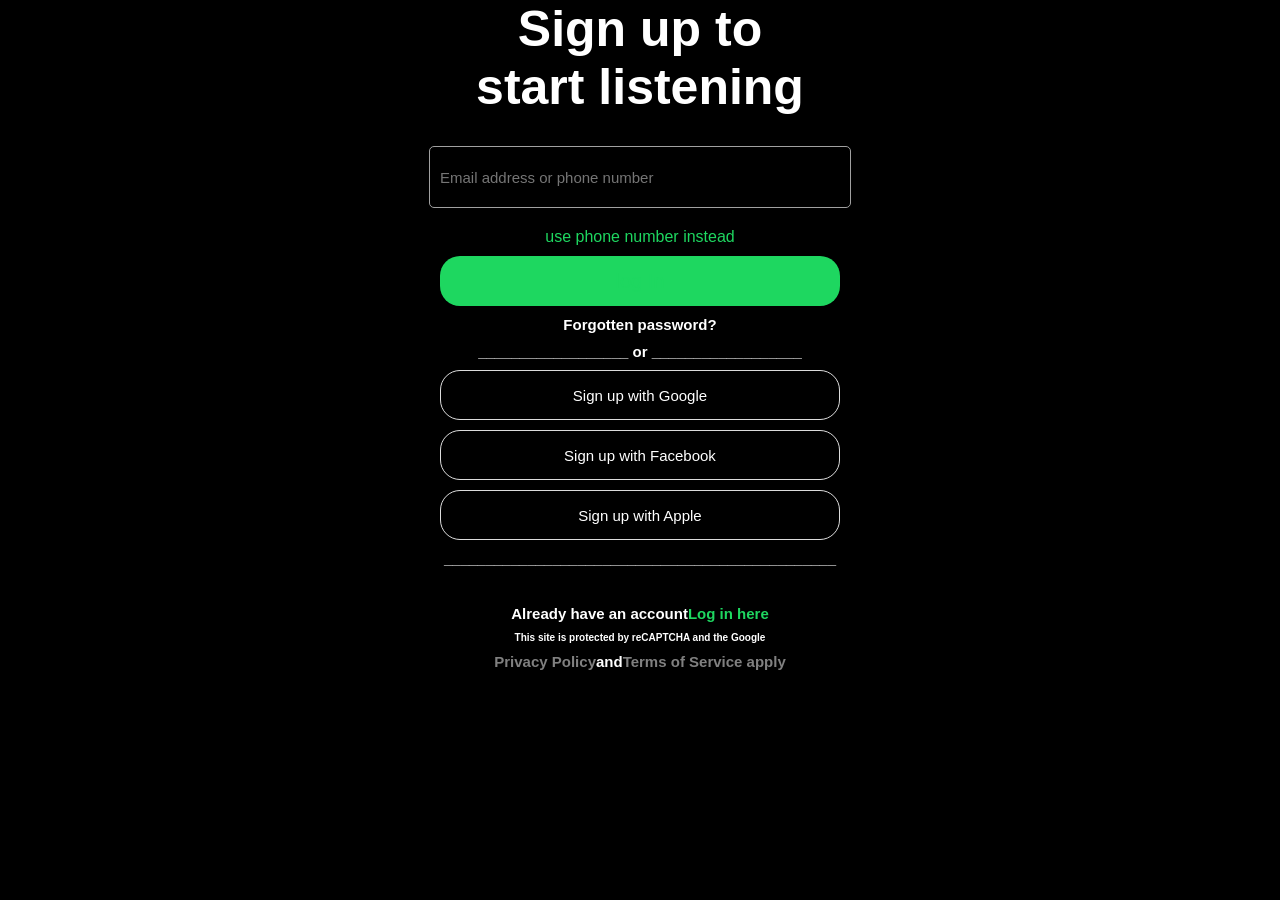
<file: signup.html>
<!DOCTYPE html>
<html lang="en">
<head>
    <meta charset="UTF-8">
    <meta name="viewport" content="width=device-width, initial-scale=1.0">
    <title>singup page</title>
    <link rel="stylesheet" href="sportify.css">
    <style>
        body{
            margin: 0;
            padding: 0;
            font-family: Arial, Helvetica, sans-serif;
            background-color: black;
            color: white;
        }
  
        section{
        background-color: black;
        text-align: center;
        justify-content: center;
        align-self: center;
        width: 500px;
        margin: auto;
        gap: 10px;
       
    }
    h1{
        justify-content: center;
        text-align: center;
        font-size: 50px;
    }
    .email{
        justify-content: center;
        text-align: center;
        font-size: 20px;
        font-weight: 400;
    }
    
    input {
        width: 80%;
        height: 40px;
        font-size: 15px;
        border: 1px solid rgb(160, 160, 160);
        border-radius: 5px;
        padding: 10px;
        align-items: center;
        display: flex;
        justify-content: center;
        margin: auto;
        background-color: black;
        color: white;
    }
    div {
        width: 400px;
        height: 400px;
        background-color:black;
        border: 2px color grey;
        border-radius: 20px;
        margin: auto;
        text-align: center;
        padding: 10px;
        box-shadow: 20px;
        box-shadow: inset color(srgb rgb(255, 255, 255) rgb(245, 245, 245) rgb(255, 255, 255));
        box-shadow: 5px 5px 20px white;
        align-items: center;
        
    }
    div {
    width: 350px;
    height: 40px;
    margin: auto;
    border: 1px solid gainsboro;
    padding: 10px;
    border-radius: 5px;
    display: flex;
    justify-content: baseline;
    align-items: center;
    font-weight: bold;
    background-color: black;
}
p {
    text-align: center;
    font-size: 15px;
    justify-content: center;
    font-family: sans-serif;
    font-weight: bold;
    color: white;
    
}
.P2 {
    text-align: center;
    font-size: 17px;
    font-weight: bold;
    font-family: sans-serif;
    color: grey;
}
/* input {
    width: 70%;
    height: 80%;
    border: none;
    outline: none;
    color:black;
    font-weight: 600;
    background-color: black;
}
.inputs div p {
    width: 10%;
    color: #8a8a8a;
    font-weight: 600;
} */
a {
    color: rgb(30,215,96);
    text-decoration:2px  solid rgb(30,215,96);
    align-items: baseline;
    
}
.instead {
    color: rgb(30,215,96);
    text-decoration:solid rgb(30,215,96);
    align-items: baseline;
    
}
.capcha {
    color: grey;
    
    
}
.small {
    font-size: 10px;
    text-align: center;
}
.button1{
    width: 80%;
    height: 50px;
    background-color: rgb(30, 215, 96);
    color: white;
    border: none;
    border-radius: 20px;
    justify-content: center;
    margin: auto;
}
.button2{
    width: 80%;
    height: 50px;
    background-color: rgb(30, 215, 96);
    color: white;
    background-color: black;
    border: none;
    border: 1px solid gainsboro;
    border-radius: 20px;
    justify-content: center;
    margin: auto;
    font-size: 15px;
    font-weight: 500;
}


    </style>
</head>

<body>
    <section>
        <h1>Sign up to <br>
            start listening</h1>
        <label for="email address"></label>
        <span></span>
        <input type="email" 
        placeholder="Email address or phone number"> <p></p>
        <a class="instead" href="#">use phone number instead</a>

       


        <button class="button1"><a href="loginpagee.html">log In</a></button>
        <p class="p2">Forgotten password?</p>

        <p>__________________  or  __________________</p>
        
        <button class="button2">Sign up with Google</button>
       
        <button class="button2">Sign up with Facebook</button>
       
        <button class="button2">Sign up with Apple</button>

        <p>_______________________________________________</p>
        <br>

        <p class=".p2">Already have an account<a href="Login.html">Log in here</a></p>

        <p class="small">
            This site is protected by reCAPTCHA and the Google</p>
        <p><a class="capcha" href="#"> Privacy Policy</a> and <a class="capcha" href="#"> Terms of Service apply</a></p>
        
       
        
        
    </section>
   
</body>
</html>
</file>
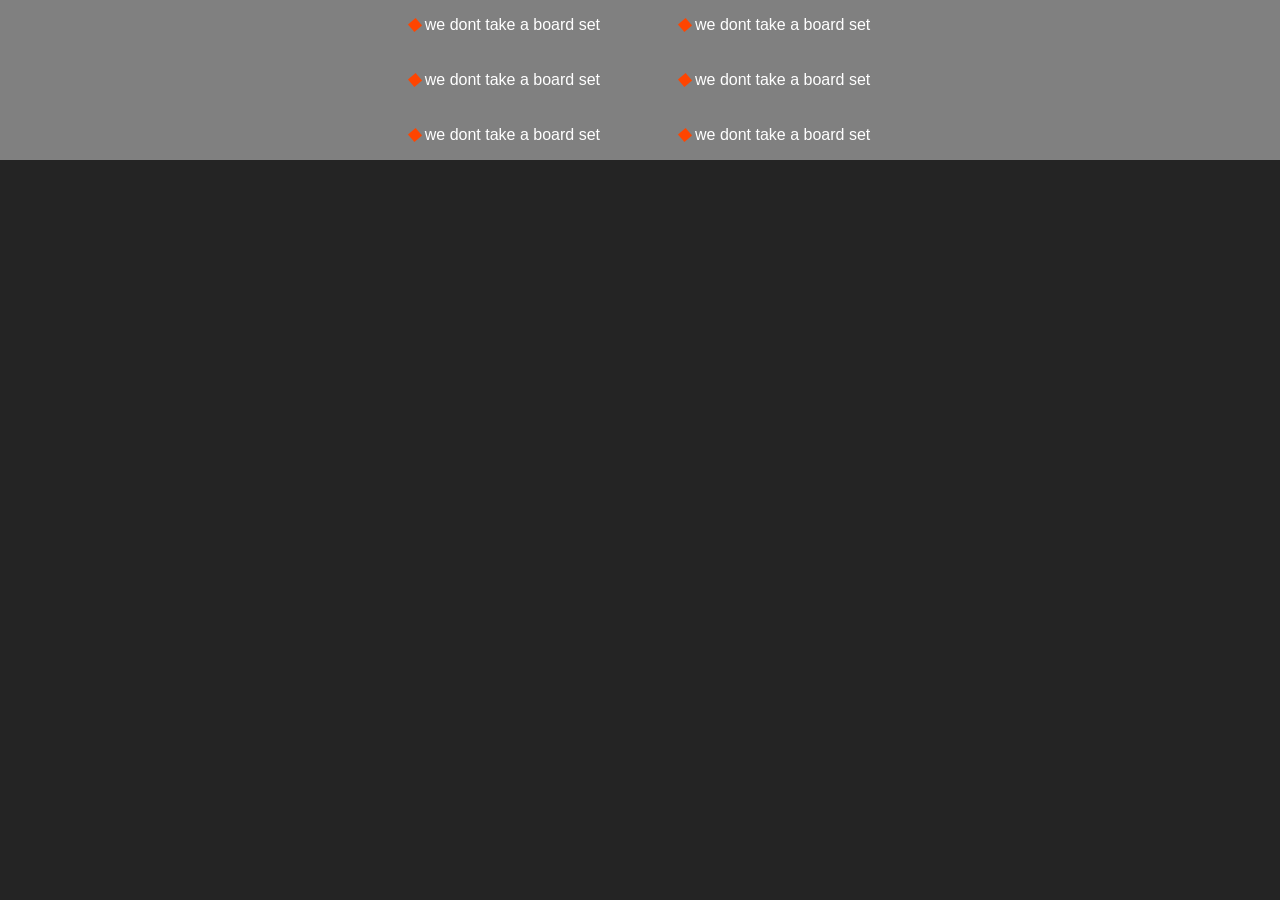
<file: try.html>
<!DOCTYPE html>
<html lang="en">
<head>
    <meta charset="UTF-8">
    <meta name="viewport" content="width=device-width, initial-scale=1.0">
    <title>Document</title>
</head>
<style>
    body {
        margin: 0;
    padding: 0;
    font-family: Arial, Helvetica, sans-serif;
    color: white;
    background-color: rgb(36,36,36);
    }

    section {
        display: flex;
        flex-direction: row;
        background-color:grey;
        justify-content: center;
        gap: 5rem;
    }
    .a{
        display: flex;
        flex-direction: column;
        
    }
    .b{
        display: flex;
        flex-direction: column;
        
    }
    main {
        width: 10PX;
        height: 10PX;
        margin-top: 20px;
        background-color: orangered;
        transform: rotate(320deg);
    }
    div {
        display: flex;
        flex-direction: row;
        gap: 5px;
    }
</style>
<body>
    <section>
        <div class="a">
            <div><main></main><p>we dont take a board set</p></div>
            <div><main></main><p>we dont take a board set</p></div>
            <div><main></main><p>we dont take a board set</p></div>
           
        </div>
        <div class="b">
            <div><main></main><p>we dont take a board set</p></div>
            <div><main></main><p>we dont take a board set</p></div>
            <div><main></main><p>we dont take a board set</p></div>
        </div>
    </section>
</body>
</html>
</file>
<file: spo.css>
@import url('https://fonts.googleapis.com/css2?family=Montserrat:ital,wght@0,100;0,200;0,300;0,400;0,500;0,600;0,700;0,800;0,900;1,100;1,200;1,300;1,400;1,500;1,600;1,700;1,800;1,900&family=Nunito:ital,wght@0,200;0,300;0,400;0,500;1,200;1,300;1,400;1,500&family=Quicksand:wght@300;400;500;600;700&display=swap');

* {
    padding: 0;
    margin: 0;
}

body {
    background-color: #121212;
    font-family: 'Montserrat', sans-serif;
}

.sidebar{
    position: fixed;
    left: 0;
    top: 0;
    bottom: 0;
    width: 300px;
    background-color: #000000;
    padding: 24px;
}
 .logoimg {
    width: 30px;
}

.sidebar .navigation ul {
    list-style: none;
    margin-top: 20px;
}

.sidebar .navigation ul li {
    padding: 10px 0px;
}

.sidebar .navigation ul li a {
    color: #b3b3b3;
    text-decoration: none;
    font-weight: 500;
    font-size: 18px;
}

.sidebar .navigation ul li .fa {
    font-size: 20px;
    margin-right: 10px;
}

.sidebar .navigation ul li a:hover {
    color: #ffffff;
}

.sidebar .policies {
    position: absolute;
    bottom: 100px;
}

.sidebar .policies ul {
    list-style: none;
}

.sidebar .policies ul li {
    padding-bottom: 5px;
}

.sidebar .policies ul li a {
    color: #b3b3b3;
    font-weight: 500;
    text-decoration: none;
    font-size: 10px;
}

.sidebar .policies ul li a:hover {
    text-decoration: underline;
}

.main-container {
    margin-left: 350px;
    margin-bottom: 100px;
}

.topbar {
    display: flex;
    justify-content: space-between;
    background-color: #000;
    padding: 14px 30px;
}

.topbar .prev-next-buttons button {
    color: #7a7a7a;
    cursor: not-allowed;
    width: 34px;
    height: 34px;
    border-radius: 100%;
    font-size: 18px;
    border: 0px;
    background-color: #090909;
    margin-right: 10px;
}

.topbar .navbar {
    display: flex;
    align-items: center;
}

.topbar .navbar ul {
    list-style: none;
}

.topbar .navbar ul li {
    display: inline-block;
    margin: 0px 8px;
    width: 70px;
}

.topbar .navbar ul li a {
    color: #b3b3b3;
    text-decoration: none;
    font-weight: bold;
    font-size: 14px;
    letter-spacing: 1px;
}

.topbar .navbar ul li a:hover {
    color: #ffffff;
    font-size: 15px;
}
a {
    text-decoration: none;
    color: black;
}

.topbar .navbar button {
    background-color: #ffffff;
    color: #000000;
    font-size: 16px;
    font-weight: bold;
    padding: 14px 30px;
    border: 0px;
    border-radius: 40px;
    cursor: pointer;
    margin-left: 20px;
}

.topbar .navbar button:hover {
    background-color: #f2f2f2;
}

.spotify-playlists {
    padding: 20px 40px;
}

.spotify-playlists h2 {
    color: #ffffff;
    font-size: 22px;
    margin-bottom: 20px;
    cursor:pointer ;
}

.spotify-playlists .list {
    display: flex;
    flex-direction: row;
    gap: 20px;
    overflow: hidden;
}

.spotify-playlists .list .item {
    min-width: 140px;
    width: 160px;
    padding: 15px;
    display: flex;
    flex-direction: column;
    background-color: #181818;
    border-radius: 6px;
    cursor: pointer;
    transition: all ease 0.4s;
}

.spotify-playlists .list .item:hover {
    background-color: #252525;
}



.spotify-playlists .list .item img {
    width: 100%;
    border-radius: 50%;
    margin-bottom: 10px;
}

.spotify-playlists .list .item .play {
    position: relative;
}

.spotify-playlists .list .item .play .fa {
    position: absolute;
    right: 10px;
    top: -60px;
    padding: 18px;
    background-color: #1db954;
    border-radius: 100%;
    opacity: 0;
    transition: all ease 0.4s;
}

.spotify-playlists .list .item:hover .play .fa {
    opacity: 1;
    transform: translateY(-20px);
}

.spotify-playlists .list .item h4 {
    color: #ffffff;
    font-size: 14px;
    margin-bottom: 10px;
    font-weight: 600;
    white-space: nowrap;
    overflow: hidden;
    text-overflow: ellipsis;
}

.spotify-playlists .list .item p {
    color: #989898;
    font-size: 12px;
    line-height: 20px;
    font-weight: 500;
}

.spotify-playlists hr {
    margin: 70px 0px 0px;
    border-color: #636363;
}

.preview {
    position: fixed;
    bottom: 0;
    left: 0;
    right: 0;
    background: linear-gradient(to right, #ae2896, #509bf5);
    padding: 15px 40px;
    display: flex;
    justify-content: space-between;
}

.preview h6 {
    color: #ffffff;
    text-transform: uppercase;
    font-weight: 400;
    font-size: 12px;
    margin-bottom: 10px;
}

.preview p {
    color: #ffffff;
    font-size: 14px;
    font-weight: 500;
}

.preview button {
    background-color: #ffffff;
    color: #000000;
    font-size: 16px;
    font-weight: bold;
    padding: 14px 30px;
    border: 0px;
    border-radius: 40px;
    cursor: pointer;
}
#footer {
    display: flex;
    flex-direction: row;
    gap: 4rem;
    padding: 20px;
    color: white;
}
.line {
    display: flex;
    flex-direction: column;
    gap: 10px;
    margin-left: 90px;
    /* background-color: blue; */
}
h5 {
    font-size: 20px;
}
.hfives {
    font-size: 15px;
    font-weight: 300;
}
.line2 {
    display: flex;
    flex-direction: row;
    flex-wrap: wrap;
    gap: 1rem;
    color: aquamarine;
    /* font-weight: 400;
    background-color: aquamarine; */
}
.linep {
    font-weight: 600;
    color: rgb(177,177,177);
    font-size: 15px;

}

  


.spotify-playlistss {
    padding: 20px 40px;
    
}

.spotify-playlistss h2 {
    color: #ffffff;
    font-size: 22px;
    margin-bottom: 20px;
    cursor: pointer;
}

.spotify-playlistss .list {
    display: flex;
    gap: 20px;
    overflow: hidden;
}

.spotify-playlistss .list .item {
    min-width: 140px;
    width: 160px;
    padding: 15px;
    background-color: #181818;
    border-radius: 6px;
    cursor: pointer;
    transition: all ease 0.4s;
}

.spotify-playlistss .list .item:hover {
    background-color: #252525;
}



.spotify-playlistss .list .item img {
    width: 100%;
    border-radius: 10px;
    margin-bottom: 10px;
}

.spotify-playlistss .list .item .play {
    position: relative;
}

.spotify-playlistss .list .item .play .fa {
    position: absolute;
    right: 10px;
    top: -60px;
    padding: 18px;
    background-color: #1db954;
    border-radius: 100%;
    opacity: 0;
    transition: all ease 0.4s;
}

.spotify-playlistss .list .item:hover .play .fa {
    opacity: 1;
    transform: translateY(-20px);
}

.spotify-playlistss .list .item h4 {
    color: #ffffff;
    font-size: 14px;
    margin-bottom: 10px;
    font-weight: 600;
    white-space: nowrap;
    overflow: hidden;
    text-overflow: ellipsis;
}

.spotify-playlistss .list .item p {
    color: #989898;
    font-size: 12px;
    line-height: 20px;
    font-weight: 500;
}

.spotify-playlistss hr {
    margin: 70px 0px 0px;
    border-color: #636363;
}
.spotify-playlistss h2:hover{
    text-decoration-line: underline;
}
.spotify-playlists h2:hover{
    text-decoration-line: underline;
}
</file>
<file: seacrh page.css>
* {
    margin: 0;
    padding: 0;
    font-family: Arial, Helvetica, sans-serif;
    /* outline: 2px solid white; */
}

body {
    background-color: blue;
    font-family: Arial, Helvetica, sans-serif;
    margin: 0;
    padding: 0;
    color: white;
}

nav {
    display: flex;
    justify-content: space-between;
    align-items: center;
    padding: 10px 20px;
    background-color: black;
    flex-wrap: wrap;
}

nav ul {
    list-style-type: none;
    display: flex;
    justify-content: center;
    align-items: center;
    gap: 20px;
}

.logo {

    display: block;
    justify-content: right;
    align-items: right;
    gap: 20px;

}


nav li a {
    text-decoration: none;
    color: white;
    font-size: 30px;
}

button {
    width: 450px;
    height: 50px;
    background-color: rgb(31, 31, 31);
    color: rgb(167, 167, 167);
    border-radius: 20px;
    font-size: 20px;
    display: flex;
    justify-content: center;
    align-items: center;
    text-align: center;
}

.button2 {
    width: 100px;
    height: 50px;
    border-radius: 20px 20px;
    
    color: black;
    font-weight: 500;
    border: none;
}
.button2a{
    
    color:rgb(108,108,108);
    font-weight: 500;
    text-decoration: none;
}
.button3a{
    
    color: black;
    font-weight: 500;
    text-decoration: none;
}
.button3 {
    width: 100px;
    height: 50px;
    border-radius: 20px 20px;
    background-color: white;
    color: black;
    font-weight: 500;
}

svg {
    width: 30px;
    height: 30px;
    align-items: left;
    display: inline;
}
/* .big {
    width: 100%;
    display: flex;
    background-color: white;
    
    justify-content: space-around;
    padding: 10px 20px;
    border: 20px;
    gap: 0px;
} */

section {
    width: 100%;
    display: flex;
    flex-direction: column;
    background-color: rgb(46, 45, 45);

}
.main-container {
    margin-left: 350px;
    margin-bottom: 100px;
}

.topbar {
    display: flex;
    justify-content: space-between;
    background-color: #000;
    padding: 14px 30px;
}

.topbar .prev-next-buttons button {
    color: #7a7a7a;
    cursor: not-allowed;
    width: 34px;
    height: 34px;
    border-radius: 100%;
    font-size: 18px;
    border: 0px;
    background-color: #090909;
    margin-right: 10px;
}

.topbar .navbar {
    display: flex;
    align-items: center;
}

.topbar .navbar ul {
    list-style: none;
}

.topbar .navbar ul li {
    display: inline-block;
    margin: 0px 8px;
    width: 70px;
}

.topbar .navbar ul li a {
    color: #b3b3b3;
    text-decoration: none;
    font-weight: bold;
    font-size: 14px;
    letter-spacing: 1px;
}

.topbar .navbar ul li a:hover {
    color: #ffffff;
    font-size: 15px;
}

.topbar .navbar button {
    background-color: #ffffff;
    color: #000000;
    font-size: 16px;
    font-weight: bold;
    padding: 14px 30px;
    border: 0px;
    border-radius: 40px;
    cursor: pointer;
    margin-left: 20px;
}

.topbar .navbar button:hover {
    background-color: #f2f2f2;
}

.one {
    width: 330px;
    height: 40px;
    margin: 20px;
    padding: 20px;
    background-color: rgb(32, 32, 32);
    /* background-color: blue; */
    border-radius: 10px;
    display: flex;
    gap: 100px;
}
.two {
    width: 370px;
    height: 120px;
    margin: 10px;
    padding: 10px;
    background-color: rgb(18, 18, 18);
    /* background-color: blue; */
    border-radius: 10px;
    display: flex;
    flex-direction:column ;
    gap: 10px;
    
    margin: 20px;
    padding: 20px;
    
    overflow-y: scroll;
    
    
   
}

p {
    font-size: 15px;
    color: white;
    display: flex;
}

.playlistbutton {
    width: 200px;
    height: 40px;
    background-color: white;
    color: black;
    font-weight: 600;
    border-radius: 10px;
    font-size: 15px;
    display: flex;
}

h4 {
    font-size: 15px;
    font-weight: 800;
    color: white;
}
.font {
    font-size: 15px;
    font-weight: 800;
    color: white;
    display: flex;
    flex-direction: column;
}

.container {
    width: 400;
    height: 300px;
    background-color:rgb(31, 31, 31);
    padding: 10px;
    display: flex;
    flex-direction: column;
    gap: 20px;
    border-radius: 10px;
    display: flex;
} 
.container::-webkit-scrollbar {
    width: 20px;
    height: 20px;
}
.container::-webkit-scrollbar-thumb{
    background-color: darkgray;
    width: 5px;
    border-radius: 10px;
}
.container::-webkit-scrollbar-track {
    background-color:  none;
    width: 8px;
    
}
.img {
    width: 280px;
    height: 140px;
    border-radius: 5px;
    background-color: rgb(220,20,140);
    cursor: pointer;
    padding: 2px;
    z-index: -1;
    overflow: hidden;
    display: flex;
    flex-direction: row;
    flex-wrap: wrap;
}
.imggreen{
    width: 280px;
    height: 140px;
    border-radius: 5px;
    background-color: rgb(0,100,80);
    cursor: pointer;
    padding: 2px;
    z-index: -1;
    overflow: hidden;
    display: flex;
    flex-direction: row;
    flex-wrap: wrap;
}
.imgpurple{
    width: 280px;
    height: 140px;
    border-radius: 5px;
    background-color: rgb(132,0,231);
    cursor: pointer;
    padding: 2px;
    z-index: -1;
    overflow: hidden;
    display: flex;
    flex-direction: row;
    flex-wrap: wrap;
}
.imggreen2{
    width: 280px;
    height: 140px;
    border-radius: 5px;
    background-color:rgb(20,138,8);
    cursor: pointer;
    padding: 2px;
    z-index: -1;
    overflow: hidden;
    display: flex;
    flex-direction: row;
    flex-wrap: wrap;
}
.imgblue {
    width: 280px;
    height: 140px;
    border-radius: 5px;
    background-color: rgb(30,50,100);
    cursor: pointer;
    padding: 2px;
    z-index: -1;
    overflow: hidden;
    display: flex;
    flex-direction: row;
    flex-wrap: wrap;
}
.imglemon{
    width: 280px;
    height: 140px;
    border-radius: 5px;
    background-color: rgb(96,129,8);
    cursor: pointer;
    padding: 2px;
    z-index: -1;
    overflow: hidden;
    display: flex;
    flex-direction: row;
    flex-wrap: wrap;
}
.imgpink{
    width: 280px;
    height: 140px;
    border-radius: 5px;
    background-color: rgb(140,25,50);
    cursor: pointer;
    padding: 2px;
    z-index: -1;
    overflow: hidden;
    display: flex;
    flex-direction: row;
    flex-wrap: wrap;
}
.imglightblue{
    width: 280px;
    height: 140px;
    border-radius: 5px;
    background-color: rgb(71,125,149);
    cursor: pointer;
    padding: 2px;
    z-index: -1;
    overflow: hidden;
    display: flex;
    flex-direction: row;
    flex-wrap: wrap;
}
.imglightpurple{
    width: 280px;
    height: 140px;
    border-radius: 5px;
    background-color: rgb(141,103,171);
    cursor: pointer;
    padding: 2px;
    z-index: -1;
    overflow: hidden;
    display: flex;
    flex-direction: row;
    flex-wrap: wrap;
}
.imgg{
    width: 280px;
    height: 140px;
    border-radius: 5px;
    background-color: rgb(175,40,150);
    cursor: pointer;
    padding: 2px;
    z-index: -1;
    overflow: hidden;
    display: flex;
    flex-direction: row;
    flex-wrap: wrap;
}
.imgbluee{
    width: 280px;
    height: 140px;
    border-radius: 5px;
    background-color: rgb(13,115,236);
    cursor: pointer;
    padding: 2px;
    z-index: -1;
    overflow: hidden;
    display: flex;
    flex-direction: row;
    flex-wrap: wrap;
}
.imgbrown{
    width: 280px;
    height: 140px;
    border-radius: 5px;
    background-color: rgb(186,93,7);
    cursor: pointer;
    padding: 2px;
    z-index: -1;
    overflow: hidden;
    display: flex;
    flex-direction: row;
    flex-wrap: wrap;
}
.imgwhiteblue{
    width: 280px;
    height: 140px;
    border-radius: 5px;
    background-color: rgb(83,122,161);
    cursor: pointer;
    padding: 2px;
    z-index: -1;
    overflow: hidden;
    display: flex;
    flex-direction: row;
    flex-wrap: wrap;
}
.imgred{
    width: 280px;
    height: 140px;
    border-radius: 5px;
    background-color: rgb(230,30,50);
    cursor: pointer;
    padding: 2px;
    z-index: -1;
    overflow: hidden;
    display: flex;
    flex-direction: row;
    flex-wrap: wrap;
}
.slantimages{
    width: 120px;
    height: 120px;
    margin-left: 190px;
    transform: rotate(10deg);
   
}
.img2{
    width: 150px;
    height: 150px;
    border-radius: 5px;
    background-color: blue;
    display: flex;
}
.hover-overlay {
    position: absolute;
    top: 0;
    left: 0;
    width: 100%;
    height: 100%;
    background: rgba(0, 0, 0, 0.5);
    display: flex;
    justify-content: center;
    align-items: center;
    opacity: 0;
    transition: opacity 0.3s ease-in-out;

}
.playbutton {
    font-size: 50px;
    padding: 10px 20px;
    transition: transform  0.3 ease-in-out;
}
.img:hover .hover-overlay {
    opacity: 1;
}
.img:hover .playbutton {
    transform: scale(1.2);
}
   

.images {
    display: flex;
    flex-direction: column;
    display: flex;
    flex-direction: row;
    flex-wrap: wrap;
    background-color: rgb(31,31,31);
    gap: 1rem;
   
}

.example {
    width: 100%;
    background-color: rgb(18,18,18);
    display: flex;
    flex-direction: row;
    gap: 5px;
    

}
.ex1 {
    width: 28%;
    height: 300px;
    background-color:rgb(18,18,18);
    /* gap: 50px; */
}
.ex2 {
    width: 68%;
    /* height: 300px; */
    background-color:rgb(32,32,32);
    /* background-color: red; */
    margin: 20px;
    padding: 20px;
    gap: 50px;

}
.text {
    display: flex;
    flex-direction: row;
    gap: 45rem;
    /* margin-top: 20px; */
}
.artist {
    display: flex;
    flex-direction: row;
    /* gap: 50px; */
}
.asake {
    display: flex;
    flex-direction: column;
    /* background-color: blue; */
    /* gap: 20px; */
    margin: 30px;
    justify-content: space-between;
}
.images {
    /* background-color: aqua; */
    gap: 20px;
    display: flex;
    flex-direction: row;
    justify-content:center;
    align-items: center;
    /* flex-wrap: wrap; */
    gap: 15px;
}
#footer {
    display: flex;
    flex-direction: row;
    gap: 4rem;
    padding: 20px;
}
.line {
    display: flex;
    flex-direction: column;
    gap: 10px;
    /* background-color: blue; */
}
h5 {
    font-size: 20px;
}
.hfives {
    font-size: 15px;
    font-weight: 300;
}
.line2 {
    display: flex;
    flex-direction: row;
    flex-wrap: wrap;
    gap: 1rem;
    color: aquamarine;
    /* font-weight: 400;
    background-color: aquamarine; */
}
.linep {
    font-weight: 600;
    color: rgb(177,177,177);
    font-size: 15px;

}
.row {
    display: flex;
    flex-direction: column;
    font-weight: 600;
    font-size: 15px;
    cursor: pointer;
    text-decoration: none;
    color: white;
}


@media only screen and (max-width:950px) {
    section {
        flex-direction: column;

    }
    div {
        width: 100%;
    }
}
</file>
<file: sportify.css>
* {
    margin: 0;
    padding: 0;
    font-family: Arial, Helvetica, sans-serif;
}

body {
    background-color: blue;
    font-family: Arial, Helvetica, sans-serif;
    margin: 0;
    padding: 0;
    color: white;
}

nav {
    display: flex;
    justify-content: space-between;
    align-items: center;
    padding: 10px 20px;
    background-color: black;
}

nav ul {
    list-style-type: none;
    display: flex;
    justify-content: center;
    align-items: center;
    gap: 20px;
}

.logo {

    display: block;
    justify-content: right;
    align-items: right;
    gap: 20px;

}


nav li a {
    text-decoration: none;
    color: white;
    font-size: 30px;
}

button {
    width: 450px;
    height: 50px;
    background-color: rgb(31, 31, 31);
    color: rgb(167, 167, 167);
    border-radius: 20px;
    font-size: 20px;
    display: flex;
    justify-content: center;
    align-items: center;
    text-align: center;
}

.button2 {
    width: 100px;
    height: 50px;
    border-radius: 20px 20px;
    background-color: white;
    color: black;
    font-weight: 500;
}

svg {
    width: 30px;
    height: 30px;
    align-items: left;
    display: inline;
}
/* .big {
    width: 100%;
    display: flex;
    background-color: white;
    
    justify-content: space-around;
    padding: 10px 20px;
    border: 20px;
    gap: 0px;
} */
.asearch{
    font-size: 15px;
}
section {
    width: 100%;
    display: flex;
    flex-direction: column;
    background-color: rgb(46, 45, 45);

}

.one {
    width: 400px;
    height: 40px;
    margin: 20px;
    padding: 20px;
    background-color: rgb(32, 32, 32);
    background-color: blue;
    border-radius: 10px;
    display: flex;
    gap: 100px;
}
.two {
    width: 400px;
    height: 120px;
    margin: 20px;
    padding: 20px;
    background-color: rgb(18, 18, 18);
    /* background-color: blue; */
    border-radius: 10px;
    display: flex;
    flex-direction:column ;
    gap: 10px;
    
    margin: 20px;
    padding: 20px;
    
    overflow-y: scroll;
    
    
   
}

p {
    font-size: 15px;
    color: white;
    display: flex;
}

.playlistbutton {
    width: 200px;
    height: 40px;
    background-color: white;
    color: black;
    font-weight: 600;
    border-radius: 10px;
    font-size: 15px;
}

h4 {
    font-size: 15px;
    font-weight: 800;
    color: white;
}
.font {
    font-size: 15px;
    font-weight: 800;
    color: white;
    display: flex;
    flex-direction: column;
}

.container {
    width: 400;
    height: 300px;
    background-color:rgb(31, 31, 31);
    margin: 5px;
    padding: 5px;
    display: flex;
    flex-direction: column;
    gap: 20px;
    border-radius: 10px;
} 
.container::-webkit-scrollbar {
    width: 20px;
    height: 20px;
}
ttainer::-webkit-scrollbar-thumb{
    background-color: darkgray;
    width: 5px;
    border-radius: 10px;
}
.container::-webkit-scrollbar-track {
    background-color:  none;
    width: 8px;
    
}
.img {
    width: 150px;
    height: 150px;
    border-radius: 50%;
    background-color: blue;
    cursor: pointer;
}
.img2{
    width: 150px;
    height: 150px;
    border-radius: 5px;
    background-color: blue;
}
.hover-overlay {
    position: absolute;
    top: 0;
    left: 0;
    width: 100%;
    height: 100%;
    background: rgba(0, 0, 0, 0.5);
    display: flex;
    justify-content: center;
    align-items: center;
    opacity: 0;
    transition: opacity 0.3s ease-in-out;

}
.playbutton {
    font-size: 50px;
    padding: 10px 20px;
    transition: transform  0.3 ease-in-out;
}
.img:hover .hover-overlay {
    opacity: 1;
}
.img:hover .playbutton {
    transform: scale(1.2);
}
   

.images {
    display: flex;
    flex-direction: column;
    background-color: rgb(31,31,31);
    gap: 5px;
}

.example {
    width: 100%;
    background-color: rgb(18,18,18);
    display: flex;
    flex-direction: row;
    gap: 5px;

}
.ex1 {
    width: 35%;
    height: 300px;
    background-color:rgb(18,18,18);
    /* gap: 50px; */
    display: flex;
    flex-wrap: wrap;
    
}
.ex2 {
    width: 60%;
    /* height: 300px; */
    background-color:rgb(32,32,32);
    /* background-color: red; */
    margin: 20px;
    padding: 20px;
    /* gap: 50px; */
    display: flex;
    flex-wrap: wrap;
}
.text {
    display: flex;
    flex-direction: row;
    gap: 35rem;
    /* margin-top: 20px; */
}
.artist {
    display: flex;
    flex-direction: row;
    /* gap: 50px; */
}
.asake {
    display: flex;
    flex-direction: column;
    /* background-color: blue; */
    /* gap: 20px; */
    margin: 30px;
    justify-content: space-between;
}
.images {
    /* background-color: aqua; */
    gap: 20px;
    display: flex;
    flex-direction: row;
    justify-content:center;
    align-items: center;
    /* flex-wrap: wrap; */
    gap: 10px;
}
#footer {
    display: flex;
    flex-direction: row;
    gap: 4rem;
    padding: 20px;
}
.line {
    display: flex;
    flex-direction: column;
    gap: 10px;
    /* background-color: blue; */
}
h5 {
    font-size: 20px;
}
.hfives {
    font-size: 15px;
    font-weight: 300;
}
.line2 {
    display: flex;
    flex-direction: row;
    flex-wrap: wrap;
    gap: 1rem;
    color: aquamarine;
    /* font-weight: 400;
    background-color: aquamarine; */
}
.linep {
    font-weight: 600;
    color: rgb(177,177,177);
    font-size: 15px;

}
.row {
    display: flex;
    flex-direction: column;
    font-weight: 600;
    font-size: 15px;
    cursor: pointer;
    text-decoration: none;
    color: white;
}
.preview {
    position: fixed;
    bottom: 0;
    left: 0;
    right: 0;
    background: linear-gradient(to right, #ae2896, #509bf5);
    padding: 15px 40px;
    display: flex;
    justify-content: space-between;
}

.preview h6 {
    color: #ffffff;
    text-transform: uppercase;
    font-weight: 400;
    font-size: 12px;
    margin-bottom: 10px;
}

.preview p {
    color: #ffffff;
    font-size: 14px;
    font-weight: 500;
}

.preview button {
    background-color: #ffffff;
    color: #000000;
    width: 170px;
    font-size: 16px;
    font-weight: bold;
    padding: 14px 30px;
    border: 0px;
    border-radius: 40px;
    cursor: pointer;
}
.play {
    position: relative;
}
 .play .fa {
    position: absolute;
    right: 10px;
    top: 0px;
    padding: 18px;
    background-color: #1db954;
    border-radius: 100%;
    opacity: 0;
    transition: all ease 0.4s;
}

.spotify-playlists .list .item:hover .play .fa {
    opacity: 1;
    transform: translateY(-20px);
}
</file>
